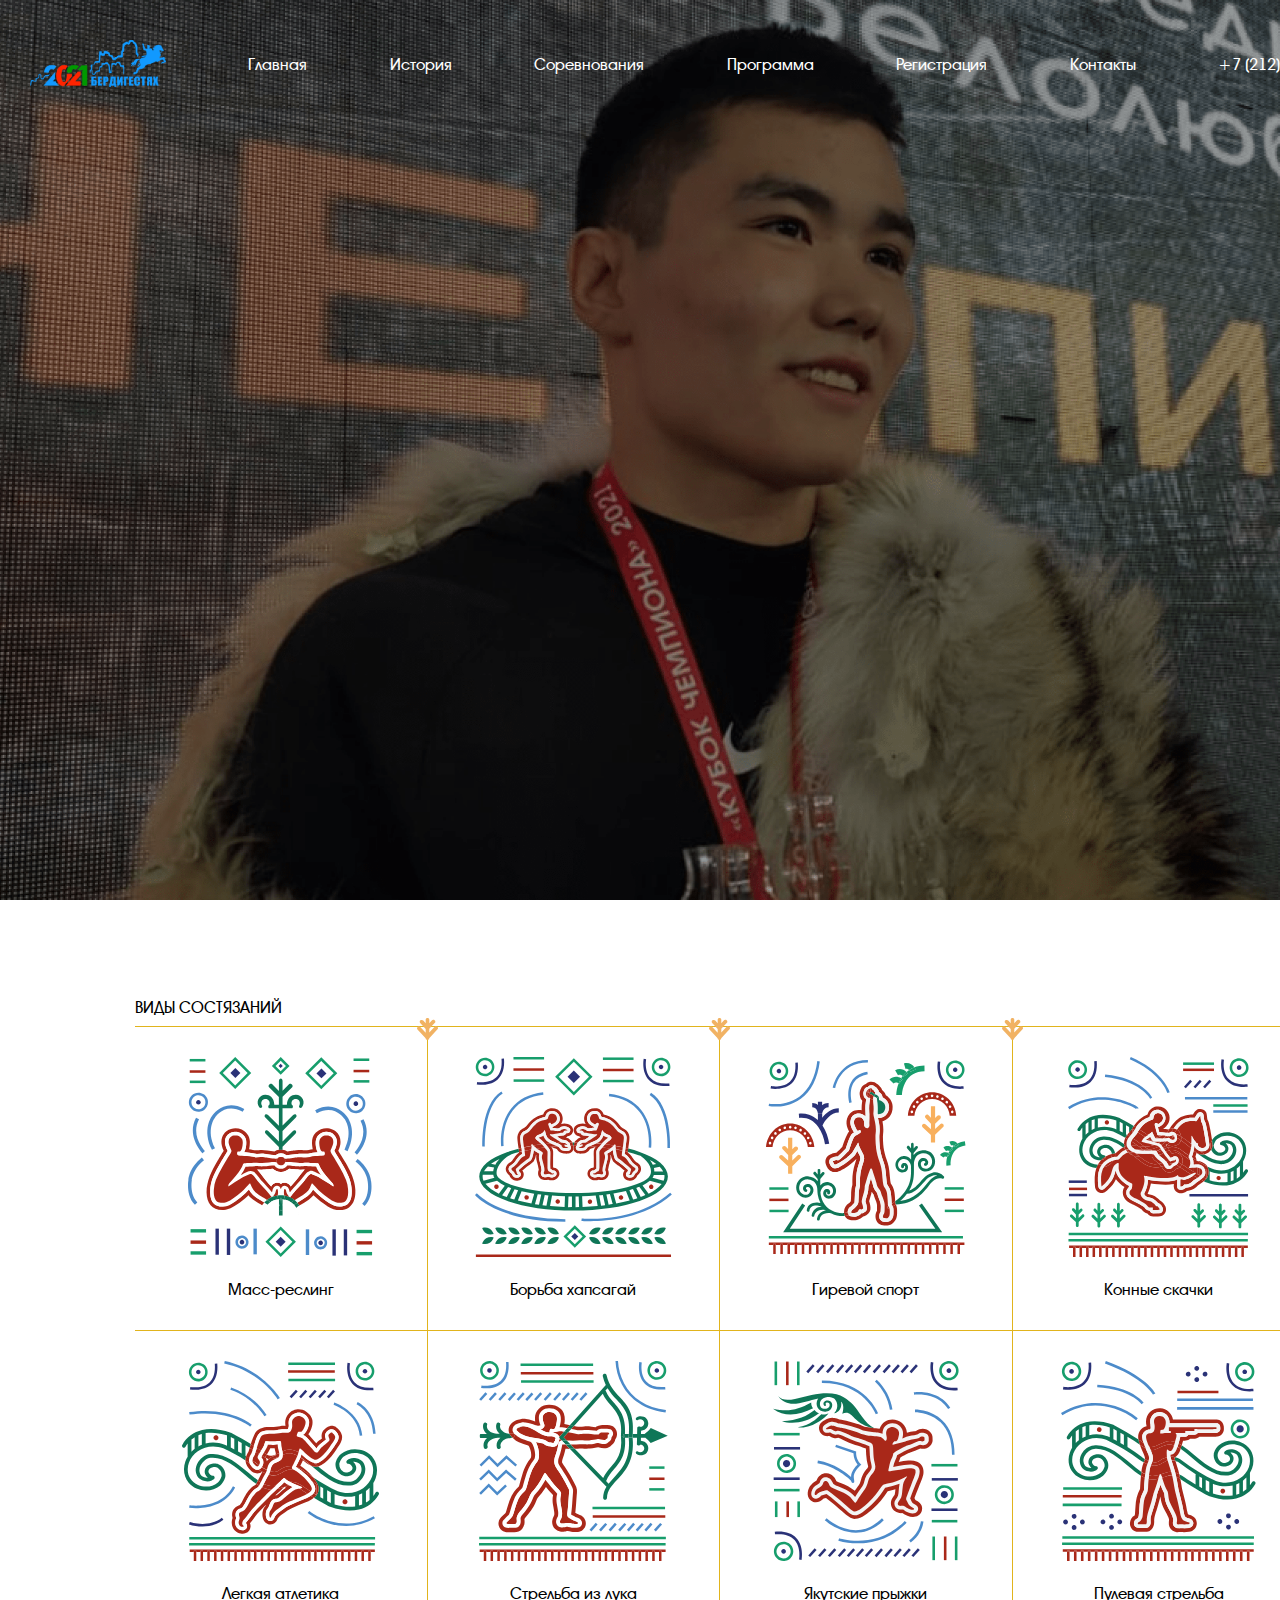
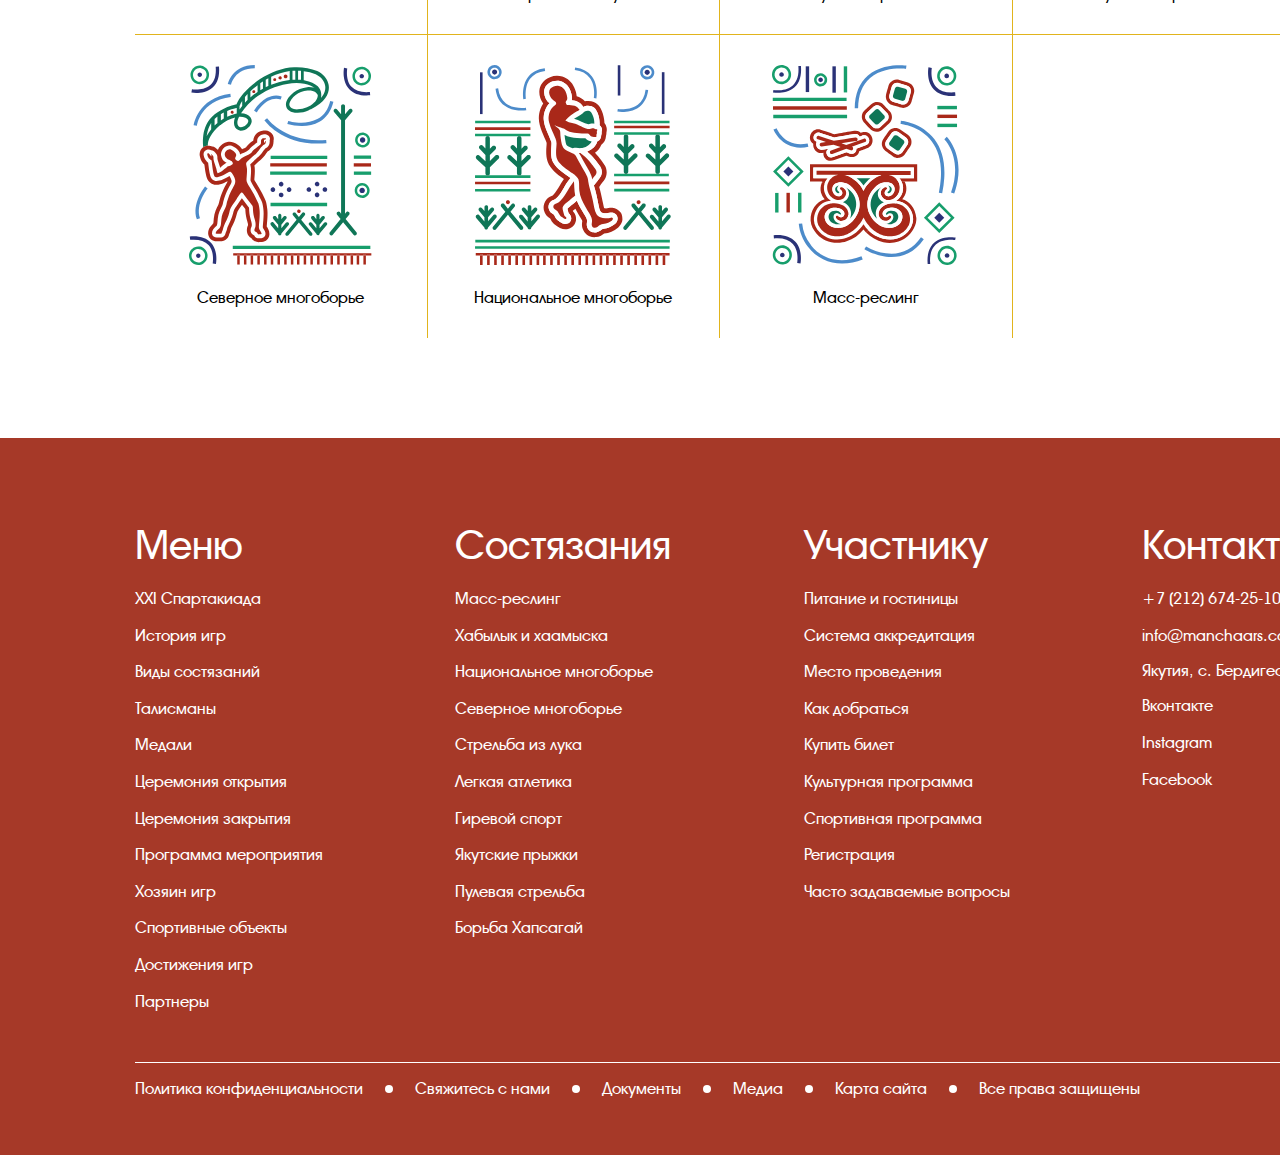
<file: competition.html>
<!DOCTYPE html>
<html lang="ru">

<head>
    <meta charset="UTF-8">
    <meta http-equiv="X-UA-Compatible" content="IE=edge">
    <meta name="viewport" content="width=device-width, initial-scale=1.0">
    <link rel="stylesheet" href="style.css">
    <title>Игра Манчаары</title>
</head>

<body>

    <div class="page-header__mobile-menu-open">
        <span></span>
        <span></span>
        <span></span>
    </div>

    <nav class="page-header__nav none page-header__nav--hidden page-header__nav--index">
        <a href="index.html" class="page-header__logo-image-link" aria-label="Главная страница">
            <img src="images/page-header-logo.png" alt="Логотип компании">
        </a>
        <ul class="page-header__nav-list">
            <li class="page-header__nav-list-item"><a href="index.html" class="page-header__nav-link">Главная</a></li>
            <li class="page-header__nav-list-item"><a href="games.html" class="page-header__nav-link">История</a></li>
            <li class="page-header__nav-list-item"><a href="#" class="page-header__nav-link">Соревнования</a>
            </li>
            <li class="page-header__nav-list-item"><a href="participant.html" class="page-header__nav-link">Программа</a></li>
            <li class="page-header__nav-list-item"><a href="#" class="page-header__nav-link">Регистрация</a>
            </li>
            <li class="page-header__nav-list-item"><a href="contacts.html" class="page-header__nav-link">Контакты</a></li>
            <li class="page-header__nav-list-item"><a href="#" class="page-header__nav-link">+7 (212) 674-25-10</a></li>
        </ul>
    </nav>

    <header class="page-header page-header--competition">
        <div class="page-header__wrapper">
            
        </div>
    </header>

    <section class="competition">
        <div class="competition__wrapper">
         <h2 class="section__heading">Виды состязаний</h2>

         <div class="competition__content">

            <div class="competition__box"> 
                <div class="competition__item">
                    <a href="competition-detail.html" class="competition__link">
                        <img src="images/competition1.svg" alt="">
                        <h3>Масс-реслинг</h3>
                    </a>
                </div>

                <div class="competition__item">
                    <a href="#" class="competition__link">
                        <img src="images/competition2.svg" alt="">
                        <h3>Борьба хапсагай</h3>
                    </a>

                </div>

                <div class="competition__item">
                    <a href="#" class="competition__link">
                        <img src="images/competition3.svg" alt="">
                        <h3>Гиревой спорт</h3>
                    </a>
                </div>

                <div class="competition__item">
                    <a href="#" class="competition__link">
                        <img src="images/competition4.svg" alt="">
                        <h3>Конные скачки</h3>
                    </a>
                </div>

            </div>

            <div class="competition__box"> 

                <div class="competition__item">
                    <a href="#" class="competition__link">
                        <img src="images/competition5.svg" alt="">
                        <h3>Легкая атлетика</h3>
                    </a>
                </div>

                <div class="competition__item">
                    <a href="#" class="competition__link">
                        <img src="images/competition6.svg" alt="">
                        <h3>Стрельба из лука</h3>
                    </a>
                </div>

                <div class="competition__item">
                    <a href="#" class="competition__link">
                        <img src="images/competition7.svg" alt="">
                        <h3>Якутские прыжки</h3>
                    </a>
                </div>

                <div class="competition__item">
                    <a href="#" class="competition__link">
                        <img src="images/competition8.svg" alt="">
                        <h3>Пулевая стрельба</h3>
                    </a>
                </div>

            </div>

            <div class="competition__box"> 

                <div class="competition__item">
                    <a href="#" class="competition__link">
                        <img src="images/competition9.svg" alt="">
                        <h3>Северное многоборье</h3>
                    </a>
                </div>

                <div class="competition__item">
                    <a href="#" class="competition__link">
                        <img src="images/competition10.svg" alt="">
                        <h3>Национальное многоборье</h3>
                    </a>
                </div>

                <div class="competition__item">
                    <a href="#" class="competition__link">
                        <img src="images/competition11.svg" alt="">
                        <h3>Масс-реслинг</h3>
                    </a>
                </div>
               

            </div>

        </div>

        </div>
    </section>

    <footer class="page-footer">
        <nav class="page-footer__nav">
            <div class="page-footer__nav-top">
                <ul class="page-footer__nav-list">
                    <li class="page-footer__nav-list-item"><a href="#" class="page-footer__nav-link-heading">Меню</a>
                    </li>
                    <li class="page-footer__nav-list-item"><a href="#" class="page-footer__nav-link">XXI Спартакиада</a>
                    </li>
                    <li class="page-footer__nav-list-item"><a href="#" class="page-footer__nav-link">История игр</a>
                    </li>
                    <li class="page-footer__nav-list-item"><a href="#" class="page-footer__nav-link">Виды состязаний</a>
                    </li>
                    <li class="page-footer__nav-list-item"><a href="#" class="page-footer__nav-link">Талисманы</a></li>
                    <li class="page-footer__nav-list-item"><a href="#" class="page-footer__nav-link">Медали</a></li>
                    <li class="page-footer__nav-list-item"><a href="#" class="page-footer__nav-link">Церемония
                            открытия</a></li>
                    <li class="page-footer__nav-list-item"><a href="#" class="page-footer__nav-link">Церемония
                            закрытия</a></li>
                    <li class="page-footer__nav-list-item"><a href="#" class="page-footer__nav-link">Программа
                            мероприятия</a></li>
                    <li class="page-footer__nav-list-item"><a href="#" class="page-footer__nav-link">Хозяин игр</a></li>
                    <li class="page-footer__nav-list-item"><a href="#" class="page-footer__nav-link">Спортивные
                            объекты</a></li>
                    <li class="page-footer__nav-list-item"><a href="#" class="page-footer__nav-link">Достижения игр</a>
                    </li>
                    <li class="page-footer__nav-list-item"><a href="#" class="page-footer__nav-link">Партнеры</a></li>
                </ul>
                <ul class="page-footer__nav-list">
                    <li class="page-footer__nav-list-item"><a href="#"
                            class="page-footer__nav-link-heading">Состязания</a></li>
                    <li class="page-footer__nav-list-item"><a href="#" class="page-footer__nav-link">Масс-реслинг</a>
                    </li>
                    <li class="page-footer__nav-list-item"><a href="#" class="page-footer__nav-link">Хабылык и
                            хаамыска</a></li>
                    <li class="page-footer__nav-list-item"><a href="#" class="page-footer__nav-link">Национальное
                            многоборье</a></li>
                    <li class="page-footer__nav-list-item"><a href="#" class="page-footer__nav-link">Северное
                            многоборье</a></li>
                    <li class="page-footer__nav-list-item"><a href="#" class="page-footer__nav-link">Стрельба из
                            лука</a></li>
                    <li class="page-footer__nav-list-item"><a href="#" class="page-footer__nav-link">Легкая атлетика</a>
                    </li>
                    <li class="page-footer__nav-list-item"><a href="#" class="page-footer__nav-link">Гиревой спорт</a>
                    </li>
                    <li class="page-footer__nav-list-item"><a href="#" class="page-footer__nav-link">Якутские прыжки</a>
                    </li>
                    <li class="page-footer__nav-list-item"><a href="#" class="page-footer__nav-link">Пулевая
                            стрельба</a></li>
                    <li class="page-footer__nav-list-item"><a href="#" class="page-footer__nav-link">Борьба Хапсагай</a>
                    </li>
                </ul>
                <ul class="page-footer__nav-list">
                    <li class="page-footer__nav-list-item"><a href="#"
                            class="page-footer__nav-link-heading">Участнику</a></li>
                    <li class="page-footer__nav-list-item"><a href="#" class="page-footer__nav-link">Питание и
                            гостиницы</a> </li>
                    <li class="page-footer__nav-list-item"><a href="#" class="page-footer__nav-link">Система
                            аккредитация</a></li>
                    <li class="page-footer__nav-list-item"><a href="#" class="page-footer__nav-link">Место
                            проведения</a></li>
                    <li class="page-footer__nav-list-item"><a href="#" class="page-footer__nav-link">Как добраться</a>
                    </li>
                    <li class="page-footer__nav-list-item"><a href="#" class="page-footer__nav-link">Купить билет</a>
                    </li>
                    <li class="page-footer__nav-list-item"><a href="#" class="page-footer__nav-link">Культурная
                            программа</a></li>
                    <li class="page-footer__nav-list-item"><a href="#" class="page-footer__nav-link">Спортивная
                            программа</a></li>
                    <li class="page-footer__nav-list-item"><a href="#" class="page-footer__nav-link">Регистрация</a>
                    </li>
                    <li class="page-footer__nav-list-item"><a href="#" class="page-footer__nav-link">Часто задаваемые
                            вопросы</a></li>
                </ul>
                <ul class="page-footer__nav-list">
                    <li class="page-footer__nav-list-item"><a href="#"
                            class="page-footer__nav-link-heading">Контакты</a></li>
                    <li class="page-footer__nav-list-item"><a href="#" class="page-footer__nav-link">+7 (212)
                            674-25-10</a></li>
                    <li class="page-footer__nav-list-item"><a href="#"
                            class="page-footer__nav-link">info@manchaars.com</a></li>
                    <li class="page-footer__nav-list-item">
                        <p class="page-footer__nav-desc">Якутия, с. Бердигестях</p>
                    </li>
                    <li class="page-footer__nav-list-item"><a href="#" class="page-footer__nav-link">Вконтакте</a></li>
                    <li class="page-footer__nav-list-item"><a href="#" class="page-footer__nav-link">Instagram</a></li>
                    <li class="page-footer__nav-list-item"><a href="#" class="page-footer__nav-link">Facebook</a></li>
                </ul>
            </div>
            <div class="page-footer__nav-bottom">
                <ul class="page-footer__nav-list">
                    <li class="page-footer__nav-list-item"><a href="#" class="page-footer__nav-link">Политика
                            конфиденциальности</a></li>
                    <li class="page-footer__nav-list-item"><a href="#" class="page-footer__nav-link">Свяжитесь с
                            нами</a></li>
                    <li class="page-footer__nav-list-item"><a href="#" class="page-footer__nav-link">Документы</a></li>
                    <li class="page-footer__nav-list-item"><a href="#" class="page-footer__nav-link">Медиа</a></li>
                    <li class="page-footer__nav-list-item"><a href="#" class="page-footer__nav-link">Карта сайта</a>
                    </li>
                    <li class="page-footer__nav-list-item"><a href="#" class="page-footer__nav-link">Все права
                            защищены</a></li>
                </ul>
            </div>
        </nav>
    </footer>

    <script src="js/main.js"></script>
</body>

</html>
</file>
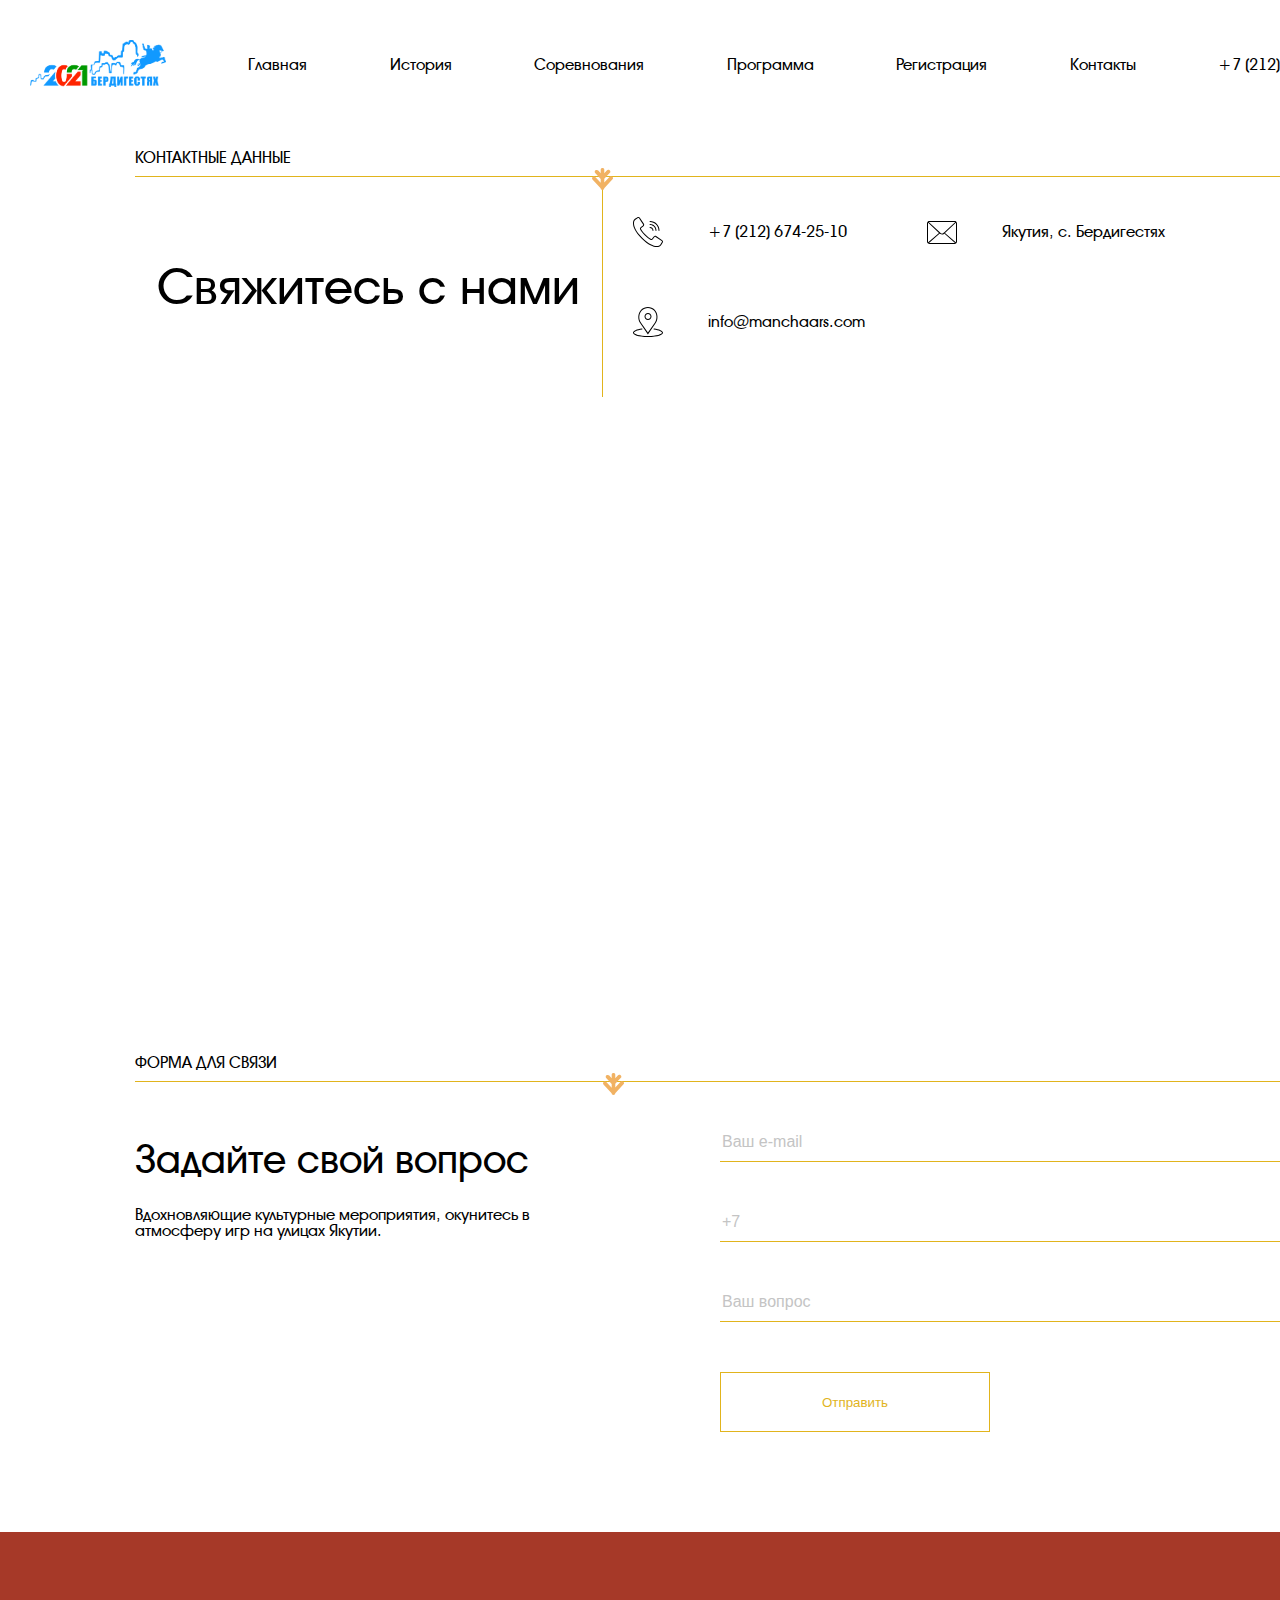
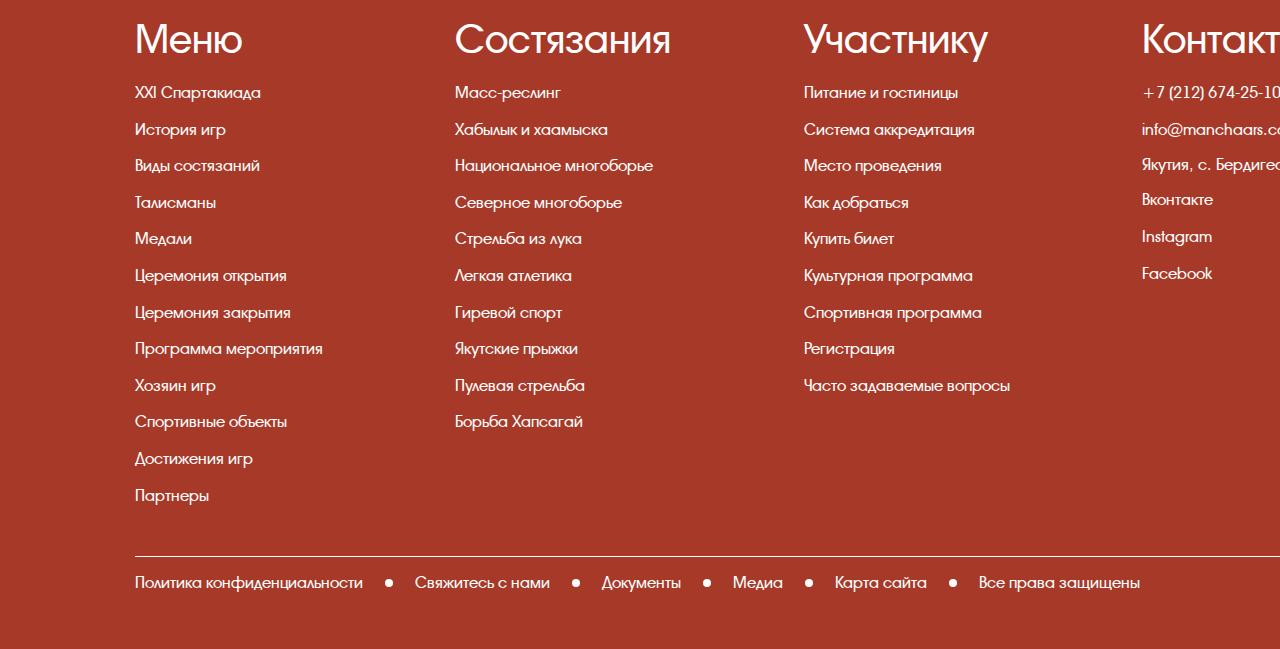
<file: contacts.html>
<!DOCTYPE html>
<html lang="ru">

<head>
    <meta charset="UTF-8">
    <meta http-equiv="X-UA-Compatible" content="IE=edge">
    <meta name="viewport" content="width=device-width, initial-scale=1.0">
    <link rel="stylesheet" href="style.css">
    <title>Контакты</title>
</head>

<body>

    <div class="page-header__mobile-menu-open page-header__mobile-menu-open--green">
        <span></span>
        <span></span>
        <span></span>
    </div>


    <nav class="page-header__nav none page-header__nav--hidden">
        <a href="index.html" class="page-header__logo-image-link" aria-label="Главная страница">
            <img src="images/page-header-logo.png" alt="Логотип компании">
        </a>

        <ul class="page-header__nav-list">
            <li class="page-header__nav-list-item"><a href="index.html" class="page-header__nav-link">Главная</a></li>
            <li class="page-header__nav-list-item"><a href="games.html" class="page-header__nav-link">История</a></li>
            <li class="page-header__nav-list-item"><a href="#" class="page-header__nav-link">Соревнования</a>
            </li>
            <li class="page-header__nav-list-item"><a href="participant.html" class="page-header__nav-link">Программа</a></li>
            <li class="page-header__nav-list-item"><a href="#" class="page-header__nav-link">Регистрация</a>
            </li>
            <li class="page-header__nav-list-item"><a href="contacts.html" class="page-header__nav-link">Контакты</a></li>
            <li class="page-header__nav-list-item"><a href="#" class="page-header__nav-link">+7 (212) 674-25-10</a></li>
        </ul>
    </nav>

   
    <section class="contacts-page">
        <div class="contacts-page__wrapper">
            <h2 class="section__heading">Контактные данные</h2>

            <div class="contacts-page__box">
                <div class="contacts-page__left-desc">
                    <h3 class="contacts-page__desc-heading">Cвяжитесь с нами</h3>
                </div>

                <div class="contacts-page__right-desc">
                    <div class="contacts-page__item">
                        <img width="30" height="30" src="images/icon-tel.svg" alt="">
                        <a href="tel:+72126742510">+7 (212) 674-25-10</a>
                    </div>

                    <div class="contacts-page__item">
                        <img width="30" height="30" src="images/icon-email.svg" alt="">
                         <p>Якутия, с. Бердигестях</p>
                    </div>

                    <div class="contacts-page__item">
                        <img width="30" height="23" src="images/icon-map.svg" alt="">
                        <a href="mailto:info@manchaars.com">info@manchaars.com</a>
                    </div>
                </div>
             </div>

             <div class="contacts-page__map-box">
                <iframe src="https://yandex.ru/map-widget/v1/?um=constructor%3A0ddee0ee4ac0e2cbf346f98afb92ae4f9a2d319f171993dad65ab3f5d56bd14e&amp;source=constructor" width="100%" height="400" frameborder="0"></iframe>
             </div>
        </div>
    </section>

    <section class="contacts-page-form">
        <div class="contacts-page-form__wrapper">
            <h3 class="section__heading">Форма для связи</h3>

            <div class="contacts-page-form__box">
                <div class="contacts-page-form__left-desc">
                    <h3>Задайте свой вопрос</h3>
                    <p>Вдохновляющие культурные мероприятия, окунитесь в атмосферу игр на улицах Якутии.</p>
                </div>

                <div class="contacts-page-form__right-form">
                    <form action="" method="post">
                        <input class="contacts-page-form__input" type="email" name="email" id="email" placeholder="Ваш e-mail">
                        <input class="contacts-page-form__input" type="tel" name="tel" id="tel" placeholder="+7">
                        <input class="contacts-page-form__input" type="text" name="text" id="text" placeholder="Ваш вопрос">
                        <button class="contacts-page-form__btn-submit" type="submit">Отправить</button>
                    </form>
                </div>
            </div>
    </section>

    <footer class="page-footer">
        <nav class="page-footer__nav">
            <div class="page-footer__nav-top">
                <ul class="page-footer__nav-list">
                    <li class="page-footer__nav-list-item"><a href="#" class="page-footer__nav-link-heading">Меню</a>
                    </li>
                    <li class="page-footer__nav-list-item"><a href="#" class="page-footer__nav-link">XXI Спартакиада</a>
                    </li>
                    <li class="page-footer__nav-list-item"><a href="#" class="page-footer__nav-link">История игр</a>
                    </li>
                    <li class="page-footer__nav-list-item"><a href="#" class="page-footer__nav-link">Виды состязаний</a>
                    </li>
                    <li class="page-footer__nav-list-item"><a href="#" class="page-footer__nav-link">Талисманы</a></li>
                    <li class="page-footer__nav-list-item"><a href="#" class="page-footer__nav-link">Медали</a></li>
                    <li class="page-footer__nav-list-item"><a href="#" class="page-footer__nav-link">Церемония
                            открытия</a></li>
                    <li class="page-footer__nav-list-item"><a href="#" class="page-footer__nav-link">Церемония
                            закрытия</a></li>
                    <li class="page-footer__nav-list-item"><a href="#" class="page-footer__nav-link">Программа
                            мероприятия</a></li>
                    <li class="page-footer__nav-list-item"><a href="#" class="page-footer__nav-link">Хозяин игр</a></li>
                    <li class="page-footer__nav-list-item"><a href="#" class="page-footer__nav-link">Спортивные
                            объекты</a></li>
                    <li class="page-footer__nav-list-item"><a href="#" class="page-footer__nav-link">Достижения игр</a>
                    </li>
                    <li class="page-footer__nav-list-item"><a href="#" class="page-footer__nav-link">Партнеры</a></li>
                </ul>
                <ul class="page-footer__nav-list">
                    <li class="page-footer__nav-list-item"><a href="#"
                            class="page-footer__nav-link-heading">Состязания</a></li>
                    <li class="page-footer__nav-list-item"><a href="#" class="page-footer__nav-link">Масс-реслинг</a>
                    </li>
                    <li class="page-footer__nav-list-item"><a href="#" class="page-footer__nav-link">Хабылык и
                            хаамыска</a></li>
                    <li class="page-footer__nav-list-item"><a href="#" class="page-footer__nav-link">Национальное
                            многоборье</a></li>
                    <li class="page-footer__nav-list-item"><a href="#" class="page-footer__nav-link">Северное
                            многоборье</a></li>
                    <li class="page-footer__nav-list-item"><a href="#" class="page-footer__nav-link">Стрельба из
                            лука</a></li>
                    <li class="page-footer__nav-list-item"><a href="#" class="page-footer__nav-link">Легкая атлетика</a>
                    </li>
                    <li class="page-footer__nav-list-item"><a href="#" class="page-footer__nav-link">Гиревой спорт</a>
                    </li>
                    <li class="page-footer__nav-list-item"><a href="#" class="page-footer__nav-link">Якутские прыжки</a>
                    </li>
                    <li class="page-footer__nav-list-item"><a href="#" class="page-footer__nav-link">Пулевая
                            стрельба</a></li>
                    <li class="page-footer__nav-list-item"><a href="#" class="page-footer__nav-link">Борьба Хапсагай</a>
                    </li>
                </ul>
                <ul class="page-footer__nav-list">
                    <li class="page-footer__nav-list-item"><a href="#"
                            class="page-footer__nav-link-heading">Участнику</a></li>
                    <li class="page-footer__nav-list-item"><a href="#" class="page-footer__nav-link">Питание и
                            гостиницы</a> </li>
                    <li class="page-footer__nav-list-item"><a href="#" class="page-footer__nav-link">Система
                            аккредитация</a></li>
                    <li class="page-footer__nav-list-item"><a href="#" class="page-footer__nav-link">Место
                            проведения</a></li>
                    <li class="page-footer__nav-list-item"><a href="#" class="page-footer__nav-link">Как добраться</a>
                    </li>
                    <li class="page-footer__nav-list-item"><a href="#" class="page-footer__nav-link">Купить билет</a>
                    </li>
                    <li class="page-footer__nav-list-item"><a href="#" class="page-footer__nav-link">Культурная
                            программа</a></li>
                    <li class="page-footer__nav-list-item"><a href="#" class="page-footer__nav-link">Спортивная
                            программа</a></li>
                    <li class="page-footer__nav-list-item"><a href="#" class="page-footer__nav-link">Регистрация</a>
                    </li>
                    <li class="page-footer__nav-list-item"><a href="#" class="page-footer__nav-link">Часто задаваемые
                            вопросы</a></li>
                </ul>
                <ul class="page-footer__nav-list">
                    <li class="page-footer__nav-list-item"><a href="#"
                            class="page-footer__nav-link-heading">Контакты</a></li>
                    <li class="page-footer__nav-list-item"><a href="#" class="page-footer__nav-link">+7 (212)
                            674-25-10</a></li>
                    <li class="page-footer__nav-list-item"><a href="#"
                            class="page-footer__nav-link">info@manchaars.com</a></li>
                    <li class="page-footer__nav-list-item">
                        <p class="page-footer__nav-desc">Якутия, с. Бердигестях</p>
                    </li>
                    <li class="page-footer__nav-list-item"><a href="#" class="page-footer__nav-link">Вконтакте</a></li>
                    <li class="page-footer__nav-list-item"><a href="#" class="page-footer__nav-link">Instagram</a></li>
                    <li class="page-footer__nav-list-item"><a href="#" class="page-footer__nav-link">Facebook</a></li>
                </ul>
            </div>
            <div class="page-footer__nav-bottom">
                <ul class="page-footer__nav-list">
                    <li class="page-footer__nav-list-item"><a href="#" class="page-footer__nav-link">Политика
                            конфиденциальности</a></li>
                    <li class="page-footer__nav-list-item"><a href="#" class="page-footer__nav-link">Свяжитесь с
                            нами</a></li>
                    <li class="page-footer__nav-list-item"><a href="#" class="page-footer__nav-link">Документы</a></li>
                    <li class="page-footer__nav-list-item"><a href="#" class="page-footer__nav-link">Медиа</a></li>
                    <li class="page-footer__nav-list-item"><a href="#" class="page-footer__nav-link">Карта сайта</a>
                    </li>
                    <li class="page-footer__nav-list-item"><a href="#" class="page-footer__nav-link">Все права
                            защищены</a></li>
                </ul>
            </div>
        </nav>
    </footer>

    <script src="js/main.js"></script>
</body>

</html>
</file>
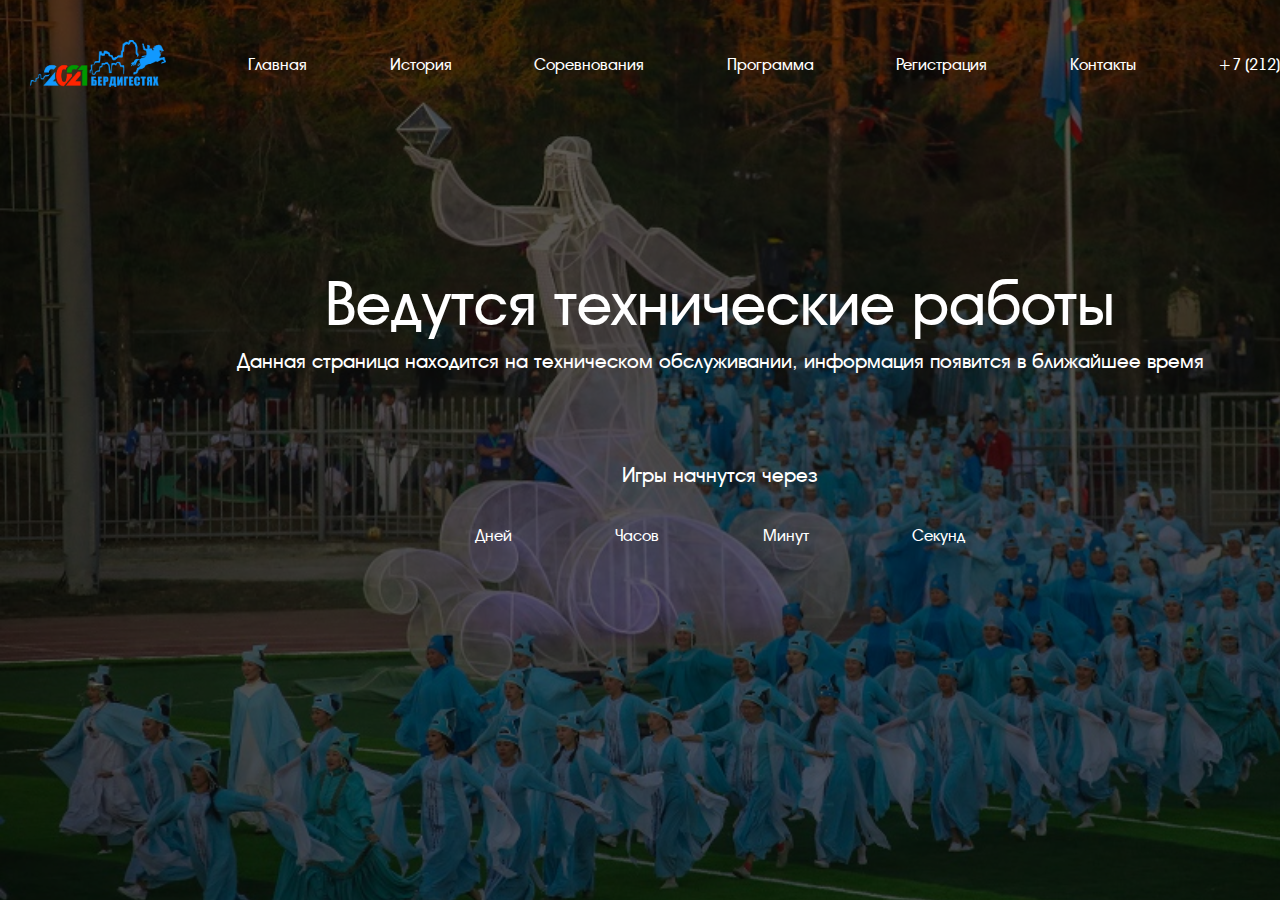
<file: error-page.html>
<!DOCTYPE html>
<html lang="ru">

<head>
    <meta charset="UTF-8">
    <meta http-equiv="X-UA-Compatible" content="IE=edge">
    <meta name="viewport" content="width=device-width, initial-scale=1.0">
    <link rel="stylesheet" href="style.css">
    <title>Игра Манчаары</title>
</head>

<body>

    <div class="page-header__mobile-menu-open">
        <span></span>
        <span></span>
        <span></span>
    </div>

    <nav class="page-header__nav none page-header__nav--hidden page-header__nav--index">
        <a href="index.html" class="page-header__logo-image-link" aria-label="Главная страница">
            <img src="images/page-header-logo.png" alt="Логотип компании">
        </a>
        <ul class="page-header__nav-list">
            <li class="page-header__nav-list-item"><a href="index.html" class="page-header__nav-link">Главная</a></li>
            <li class="page-header__nav-list-item"><a href="games.html" class="page-header__nav-link">История</a></li>
            <li class="page-header__nav-list-item"><a href="#" class="page-header__nav-link">Соревнования</a>
            </li>
            <li class="page-header__nav-list-item"><a href="participant.html" class="page-header__nav-link">Программа</a></li>
            <li class="page-header__nav-list-item"><a href="#" class="page-header__nav-link">Регистрация</a>
            </li>
            <li class="page-header__nav-list-item"><a href="contacts.html" class="page-header__nav-link">Контакты</a></li>
            <li class="page-header__nav-list-item"><a href="#" class="page-header__nav-link">+7 (212) 674-25-10</a></li>
        </ul>
    </nav>

    <section class="error">
        <img src="images/error.png" alt="">
        <div class="error__wrapper">
        <h1 class="error__heading">Ведутся технические работы</h1>
        <p class="error__desc">Данная страница находится на техническом обслуживании, информация появится в ближайшее время</p>

        <p class="error__desc-bottom">Игры начнутся через</p>

        <div class="error-timer_box">
            <p class="error-timer__item" id="demo"></p>

            <div class="error-timer__under-desc">
                <div>Дней</div>
                <div>Часов</div>
                <div>Минут</div>
                <div>Секунд</div>
            </div>
        </div>
    </div>
    </section>


    <script>


const menuBtn = document.querySelector(".page-header__mobile-menu-open");
const menu = document.querySelector(".page-header__nav");

function hidden() {
    menu.classList.add('none')
}

menuBtn.addEventListener('click', function() {
    menu.classList.toggle('page-header__nav--hidden');
    menu.classList.toggle('page-header__nav--show');
    menuBtn.classList.toggle('page-header__mobile-menu-open--opened');

    if (!menu.classList.contains('page-header__nav--show')) {
        setTimeout(hidden , 800)
    } else {menu.classList.remove('none')
 }
});

        /* Таймер */

// Set the date we're counting down to
var countDownDate = new Date("July 5, 2021 00:00:00").getTime();

// Update the count down every 1 second
var x = setInterval(function() {

    // Get todays date and time
    var now = new Date().getTime();
    
    // Find the distance between now an the count down date
    var distance = countDownDate - now;
    
    // Time calculations for days, hours, minutes and seconds
    var days = Math.floor(distance / (1000 * 60 * 60 * 24));
    var hours = Math.floor((distance % (1000 * 60 * 60 * 24)) / (1000 * 60 * 60));
    var minutes = Math.floor((distance % (1000 * 60 * 60)) / (1000 * 60));
    var seconds = Math.floor((distance % (1000 * 60)) / 1000);
    
    // Output the result in an element with id="demo"
    document.getElementById("demo").innerHTML = days + " : " + hours + " : "
    + minutes + " : " + seconds;
    
}, 1000);
    </script>
</body>

</html>
</file>
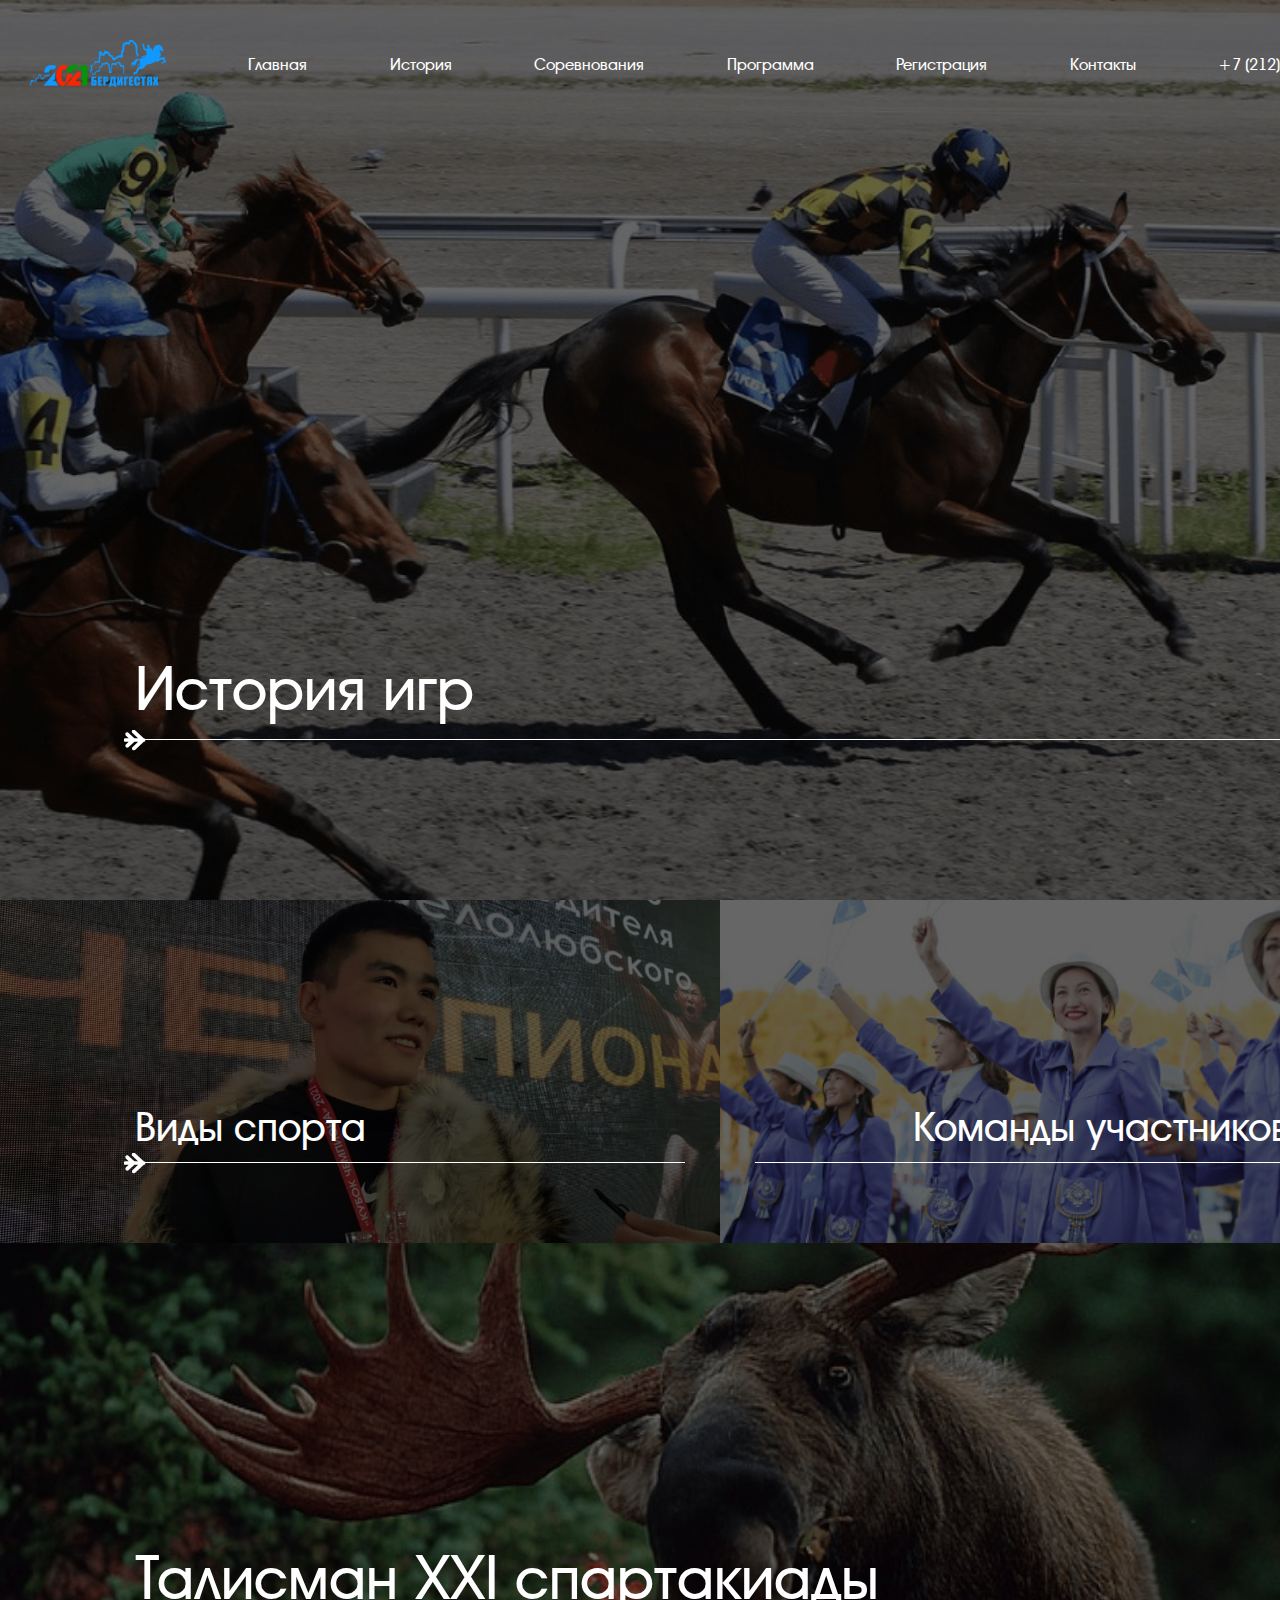
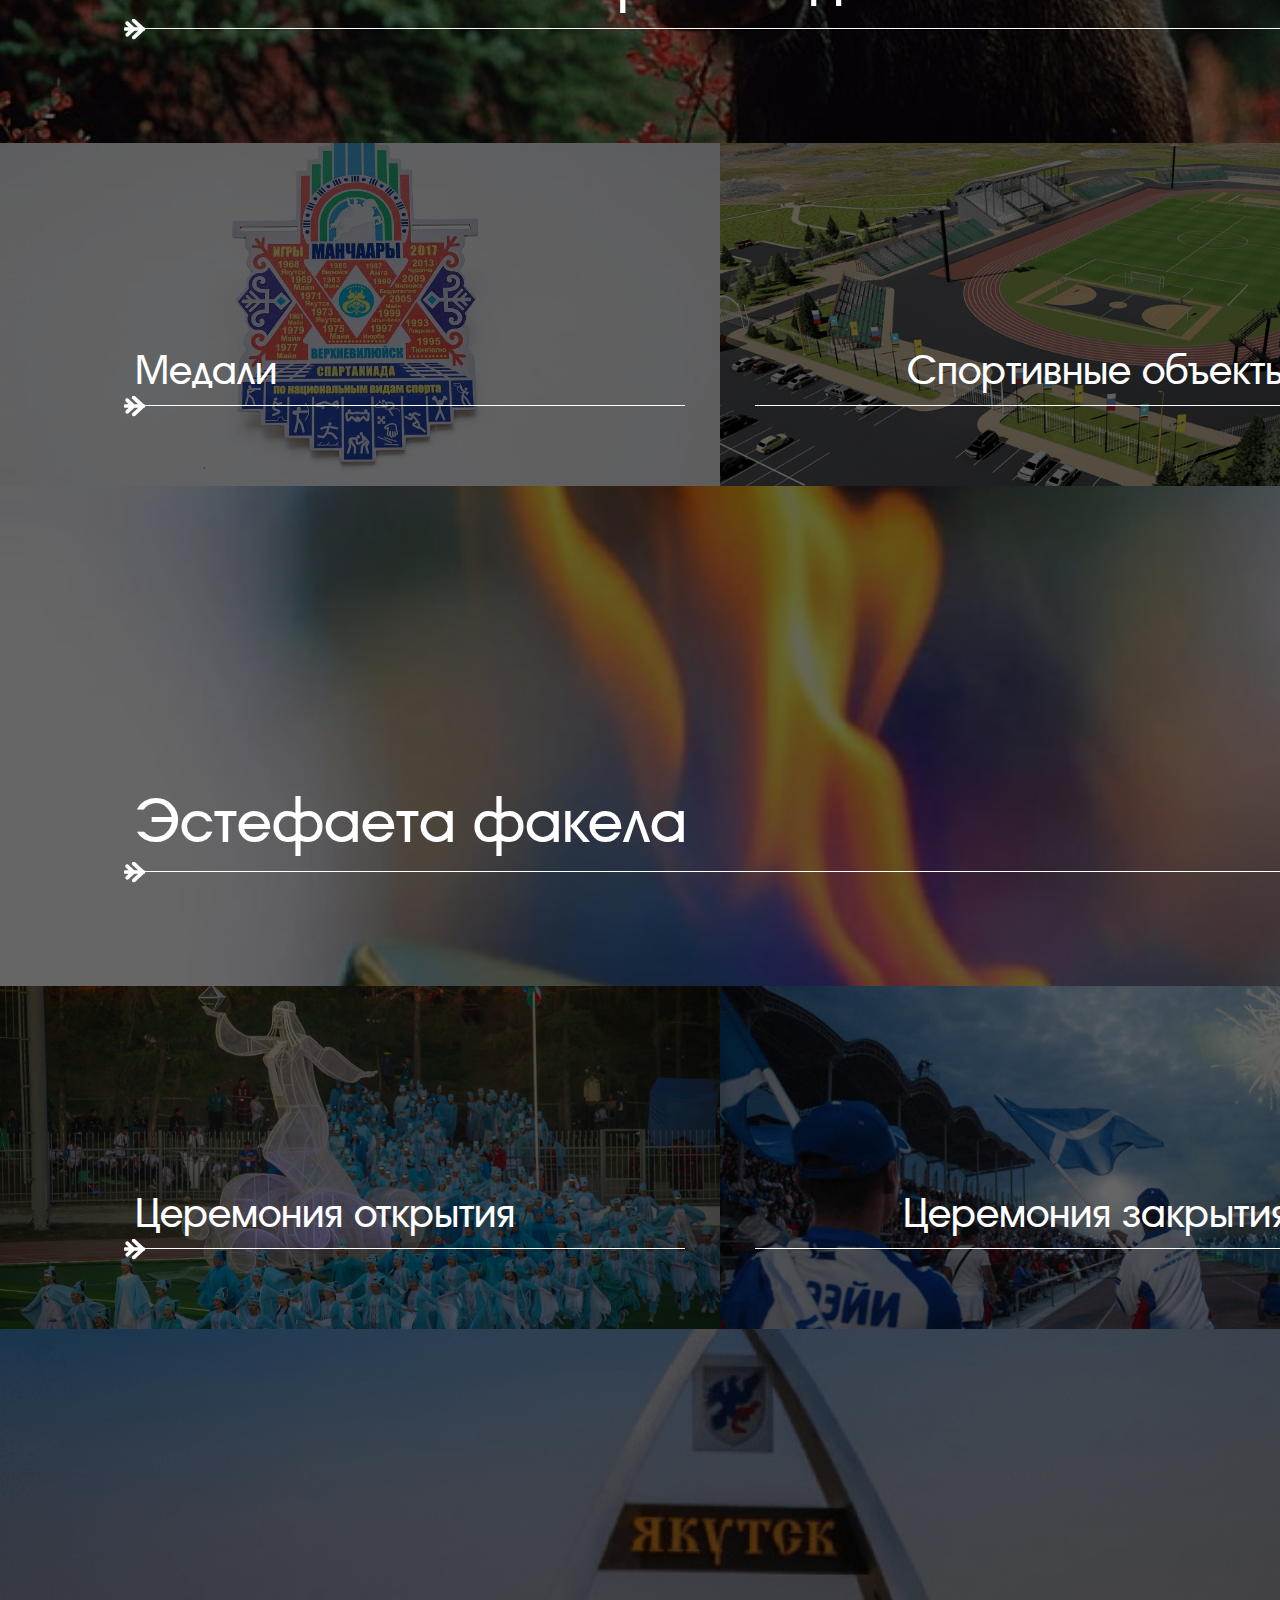
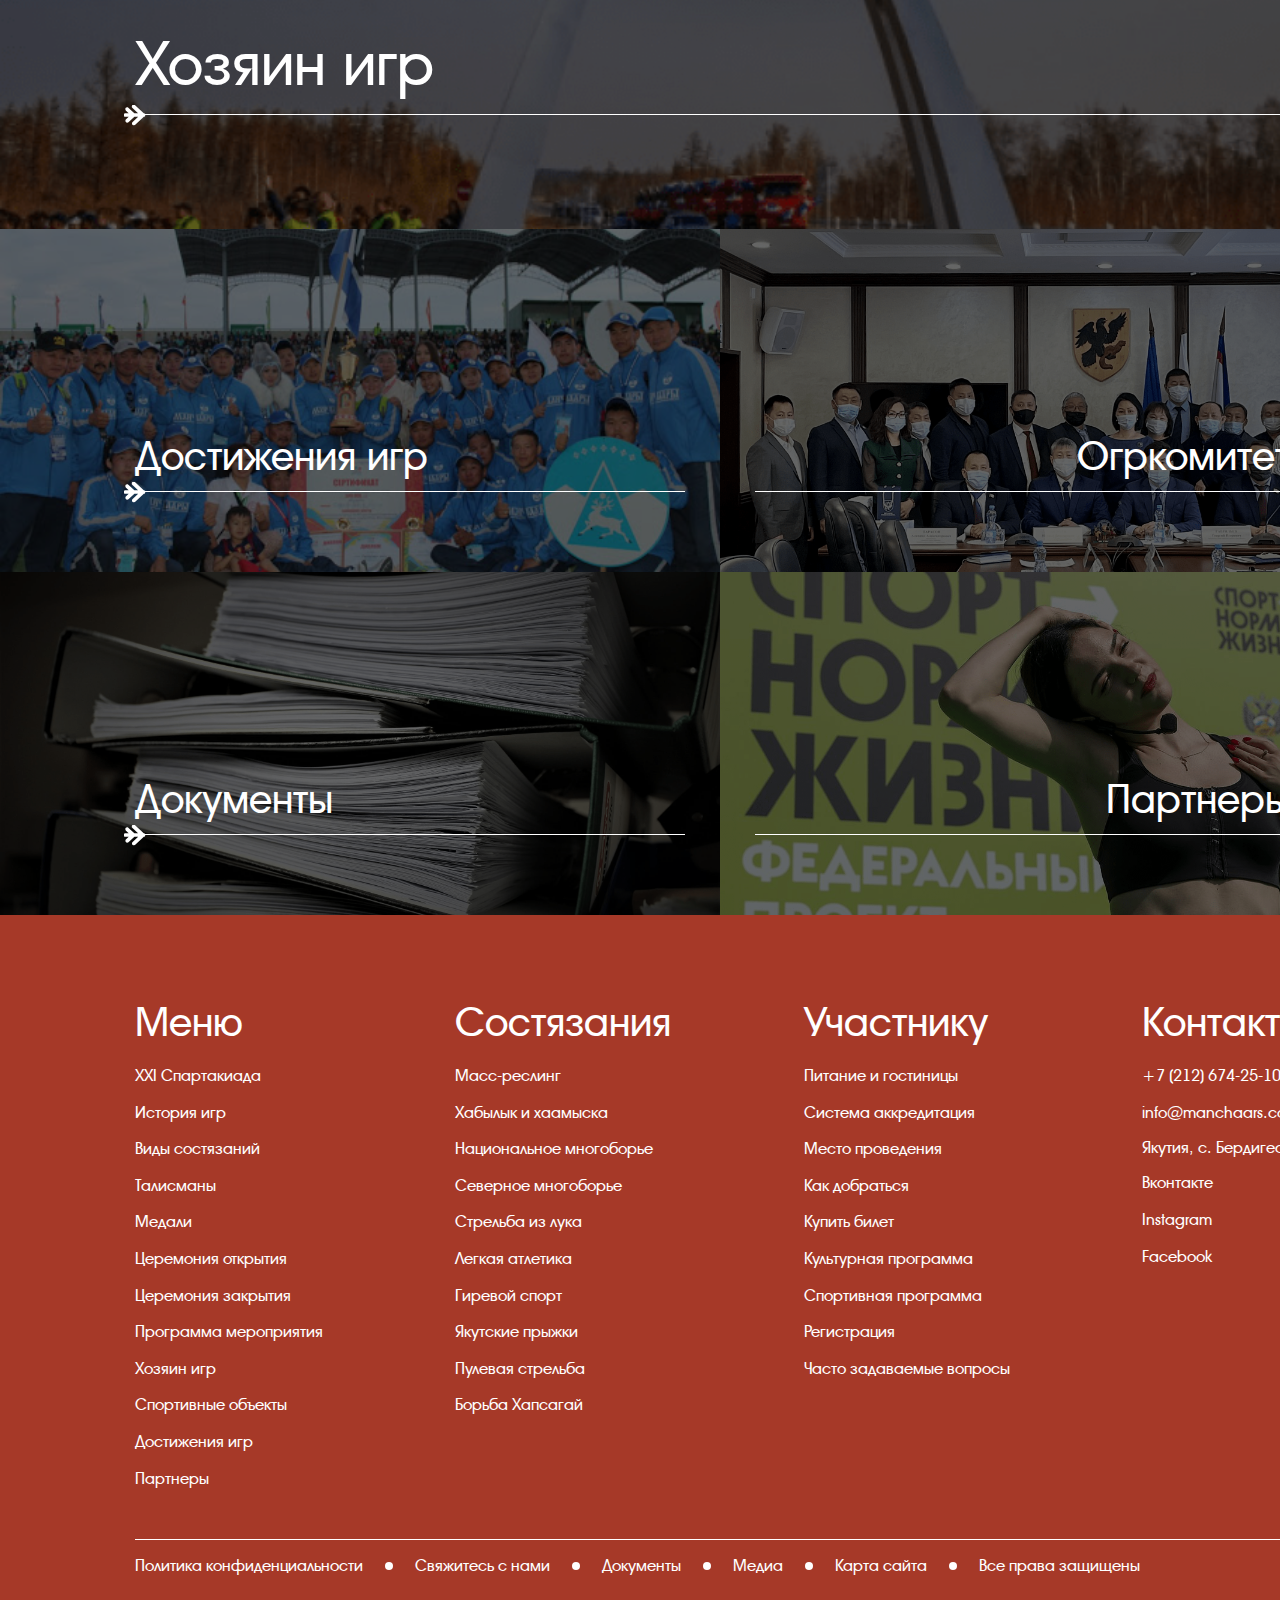
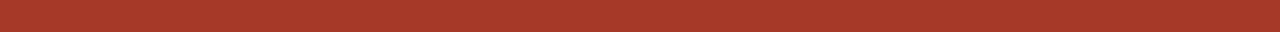
<file: games.html>
<!DOCTYPE html>
<html lang="ru">

<head>
    <meta charset="UTF-8">
    <meta http-equiv="X-UA-Compatible" content="IE=edge">
    <meta name="viewport" content="width=device-width, initial-scale=1.0">
    <link rel="stylesheet" href="style.css">
    <title>Контакты</title>
</head>

<body>

    <div class="page-header__mobile-menu-open">
        <span></span>
        <span></span>
        <span></span>
    </div>


    <nav class="page-header__nav none page-header__nav--hidden page-header__nav--index">
        <a href="index.html" class="page-header__logo-image-link" aria-label="Главная страница">
            <img src="images/page-header-logo.png" alt="Логотип компании">
        </a>

        <ul class="page-header__nav-list">
            <li class="page-header__nav-list-item"><a href="index.html" class="page-header__nav-link">Главная</a></li>
            <li class="page-header__nav-list-item"><a href="#" class="page-header__nav-link">История</a></li>
            <li class="page-header__nav-list-item"><a href="#" class="page-header__nav-link">Соревнования</a>
            </li>
            <li class="page-header__nav-list-item"><a href="participant.html" class="page-header__nav-link">Программа</a></li>
            <li class="page-header__nav-list-item"><a href="#" class="page-header__nav-link">Регистрация</a>
            </li>
            <li class="page-header__nav-list-item"><a href="contacts.html" class="page-header__nav-link">Контакты</a></li>
            <li class="page-header__nav-list-item"><a href="#" class="page-header__nav-link">+7 (212) 674-25-10</a></li>
        </ul>
    </nav>

    <section class="programs-one programs-one--index">
        <div class="programs-one__wrapper">
             <div class="programs-one__box" onclick="javascript:document.location.href='#'">
                <div class="programs-one__heading-box">
                    <h3 class="programs-one__heading">История игр</h3>
                </div>
                <img class="programs-one__image-back" src="images/games.png" alt="">
            </div>
        </div>
    </section>

    <section class="programs">
        <div class="programs__wrapper">
            <div class="programs__box" onclick="javascript:document.location.href='#'">
                <div class="programs__heading-box">
                    <h3 class="programs__heading">Виды спорта</h3>
                </div>

                <img class="programs__image-back" src="images/games1.png" alt="">
            </div>

            <div class="programs__box" onclick="javascript:document.location.href='index.html'">
                <div class="programs__heading-box">
                    <h3 class="programs__heading">Команды участников</h3>
                </div>

                <img class="programs__image-back" src="images/games2.png" alt="">
            </div>
        </div>
    </section>

    <section class="programs-one">
        <div class="programs-one__wrapper">
             <div class="programs-one__box" onclick="javascript:document.location.href='index.html'">
                <div class="programs-one__heading-box">
                    <h3 class="programs-one__heading">Талисман XXI спартакиады</h3>
                </div>
                <img class="programs-one__image-back" src="images/games3.png" alt="">
            </div>
        </div>
    </section>

    <section class="programs">
        <div class="programs__wrapper">
            <div class="programs__box" onclick="javascript:document.location.href='index.html'">
                <div class="programs__heading-box">
                    <h3 class="programs__heading">Медали</h3>
                </div>

                <img class="programs__image-back" src="images/games4.png" alt="">
            </div>

            <div class="programs__box" onclick="javascript:document.location.href='index.html'">
                <div class="programs__heading-box">
                    <h3 class="programs__heading">Спортивные объекты</h3>
                </div>

                <img class="programs__image-back" src="images/games5.png" alt="">
            </div>
        </div>
    </section>

    <section class="programs-one">
        <div class="programs-one__wrapper">
             <div class="programs-one__box" onclick="javascript:document.location.href='index.html'">
                <div class="programs-one__heading-box">
                    <h3 class="programs-one__heading">Эстефаета факела</h3>
                </div>
                <img class="programs-one__image-back" src="images/games6.png" alt="">
            </div>
        </div>
    </section>

    <section class="programs">
        <div class="programs__wrapper">
            <div class="programs__box" onclick="javascript:document.location.href='index.html'">
                <div class="programs__heading-box">
                    <h3 class="programs__heading">Церемония открытия</h3>
                </div>

                <img class="programs__image-back" src="images/games7.png" alt="">
            </div>

            <div class="programs__box" onclick="javascript:document.location.href='index.html'">
                <div class="programs__heading-box">
                    <h3 class="programs__heading">Церемония закрытия</h3>
                </div>

                <img class="programs__image-back" src="images/games8.png" alt="">
            </div>
        </div>
    </section>

    <section class="programs-one">
        <div class="programs-one__wrapper">
             <div class="programs-one__box" onclick="javascript:document.location.href='index.html'">
                <div class="programs-one__heading-box">
                    <h3 class="programs-one__heading">Хозяин игр</h3>
                </div>
                <img class="programs-one__image-back" src="images/games9.png" alt="">
            </div>
        </div>
    </section>

    <section class="programs">
        <div class="programs__wrapper">
            <div class="programs__box" onclick="javascript:document.location.href='index.html'">
                <div class="programs__heading-box">
                    <h3 class="programs__heading">Достижения игр</h3>
                </div>

                <img class="programs__image-back" src="images/games10.png" alt="">
            </div>

            <div class="programs__box" onclick="javascript:document.location.href='index.html'">
                <div class="programs__heading-box">
                    <h3 class="programs__heading">Огркомитет</h3>
                </div>

                <img class="programs__image-back" src="images/games11.png" alt="">
            </div>
        </div>
    </section>

    <section class="programs">
        <div class="programs__wrapper">
            <div class="programs__box" onclick="javascript:document.location.href='index.html'">
                <div class="programs__heading-box">
                    <h3 class="programs__heading">Документы</h3>
                </div>

                <img class="programs__image-back" src="images/games12.png" alt="">
            </div>

            <div class="programs__box" onclick="javascript:document.location.href='index.html'">
                <div class="programs__heading-box">
                    <h3 class="programs__heading">Партнеры</h3>
                </div>

                <img class="programs__image-back" src="images/games13.png" alt="">
            </div>
        </div>
    </section>

    <footer class="page-footer">
        <nav class="page-footer__nav">
            <div class="page-footer__nav-top">
                <ul class="page-footer__nav-list">
                    <li class="page-footer__nav-list-item"><a href="#" class="page-footer__nav-link-heading">Меню</a>
                    </li>
                    <li class="page-footer__nav-list-item"><a href="#" class="page-footer__nav-link">XXI Спартакиада</a>
                    </li>
                    <li class="page-footer__nav-list-item"><a href="#" class="page-footer__nav-link">История игр</a>
                    </li>
                    <li class="page-footer__nav-list-item"><a href="#" class="page-footer__nav-link">Виды состязаний</a>
                    </li>
                    <li class="page-footer__nav-list-item"><a href="#" class="page-footer__nav-link">Талисманы</a></li>
                    <li class="page-footer__nav-list-item"><a href="#" class="page-footer__nav-link">Медали</a></li>
                    <li class="page-footer__nav-list-item"><a href="#" class="page-footer__nav-link">Церемония
                            открытия</a></li>
                    <li class="page-footer__nav-list-item"><a href="#" class="page-footer__nav-link">Церемония
                            закрытия</a></li>
                    <li class="page-footer__nav-list-item"><a href="#" class="page-footer__nav-link">Программа
                            мероприятия</a></li>
                    <li class="page-footer__nav-list-item"><a href="#" class="page-footer__nav-link">Хозяин игр</a></li>
                    <li class="page-footer__nav-list-item"><a href="#" class="page-footer__nav-link">Спортивные
                            объекты</a></li>
                    <li class="page-footer__nav-list-item"><a href="#" class="page-footer__nav-link">Достижения игр</a>
                    </li>
                    <li class="page-footer__nav-list-item"><a href="#" class="page-footer__nav-link">Партнеры</a></li>
                </ul>
                <ul class="page-footer__nav-list">
                    <li class="page-footer__nav-list-item"><a href="#"
                            class="page-footer__nav-link-heading">Состязания</a></li>
                    <li class="page-footer__nav-list-item"><a href="#" class="page-footer__nav-link">Масс-реслинг</a>
                    </li>
                    <li class="page-footer__nav-list-item"><a href="#" class="page-footer__nav-link">Хабылык и
                            хаамыска</a></li>
                    <li class="page-footer__nav-list-item"><a href="#" class="page-footer__nav-link">Национальное
                            многоборье</a></li>
                    <li class="page-footer__nav-list-item"><a href="#" class="page-footer__nav-link">Северное
                            многоборье</a></li>
                    <li class="page-footer__nav-list-item"><a href="#" class="page-footer__nav-link">Стрельба из
                            лука</a></li>
                    <li class="page-footer__nav-list-item"><a href="#" class="page-footer__nav-link">Легкая атлетика</a>
                    </li>
                    <li class="page-footer__nav-list-item"><a href="#" class="page-footer__nav-link">Гиревой спорт</a>
                    </li>
                    <li class="page-footer__nav-list-item"><a href="#" class="page-footer__nav-link">Якутские прыжки</a>
                    </li>
                    <li class="page-footer__nav-list-item"><a href="#" class="page-footer__nav-link">Пулевая
                            стрельба</a></li>
                    <li class="page-footer__nav-list-item"><a href="#" class="page-footer__nav-link">Борьба Хапсагай</a>
                    </li>
                </ul>
                <ul class="page-footer__nav-list">
                    <li class="page-footer__nav-list-item"><a href="#"
                            class="page-footer__nav-link-heading">Участнику</a></li>
                    <li class="page-footer__nav-list-item"><a href="#" class="page-footer__nav-link">Питание и
                            гостиницы</a> </li>
                    <li class="page-footer__nav-list-item"><a href="#" class="page-footer__nav-link">Система
                            аккредитация</a></li>
                    <li class="page-footer__nav-list-item"><a href="#" class="page-footer__nav-link">Место
                            проведения</a></li>
                    <li class="page-footer__nav-list-item"><a href="#" class="page-footer__nav-link">Как добраться</a>
                    </li>
                    <li class="page-footer__nav-list-item"><a href="#" class="page-footer__nav-link">Купить билет</a>
                    </li>
                    <li class="page-footer__nav-list-item"><a href="#" class="page-footer__nav-link">Культурная
                            программа</a></li>
                    <li class="page-footer__nav-list-item"><a href="#" class="page-footer__nav-link">Спортивная
                            программа</a></li>
                    <li class="page-footer__nav-list-item"><a href="#" class="page-footer__nav-link">Регистрация</a>
                    </li>
                    <li class="page-footer__nav-list-item"><a href="#" class="page-footer__nav-link">Часто задаваемые
                            вопросы</a></li>
                </ul>
                <ul class="page-footer__nav-list">
                    <li class="page-footer__nav-list-item"><a href="#"
                            class="page-footer__nav-link-heading">Контакты</a></li>
                    <li class="page-footer__nav-list-item"><a href="#" class="page-footer__nav-link">+7 (212)
                            674-25-10</a></li>
                    <li class="page-footer__nav-list-item"><a href="#"
                            class="page-footer__nav-link">info@manchaars.com</a></li>
                    <li class="page-footer__nav-list-item">
                        <p class="page-footer__nav-desc">Якутия, с. Бердигестях</p>
                    </li>
                    <li class="page-footer__nav-list-item"><a href="#" class="page-footer__nav-link">Вконтакте</a></li>
                    <li class="page-footer__nav-list-item"><a href="#" class="page-footer__nav-link">Instagram</a></li>
                    <li class="page-footer__nav-list-item"><a href="#" class="page-footer__nav-link">Facebook</a></li>
                </ul>
            </div>
            <div class="page-footer__nav-bottom">
                <ul class="page-footer__nav-list">
                    <li class="page-footer__nav-list-item"><a href="#" class="page-footer__nav-link">Политика
                            конфиденциальности</a></li>
                    <li class="page-footer__nav-list-item"><a href="#" class="page-footer__nav-link">Свяжитесь с
                            нами</a></li>
                    <li class="page-footer__nav-list-item"><a href="#" class="page-footer__nav-link">Документы</a></li>
                    <li class="page-footer__nav-list-item"><a href="#" class="page-footer__nav-link">Медиа</a></li>
                    <li class="page-footer__nav-list-item"><a href="#" class="page-footer__nav-link">Карта сайта</a>
                    </li>
                    <li class="page-footer__nav-list-item"><a href="#" class="page-footer__nav-link">Все права
                            защищены</a></li>
                </ul>
            </div>
        </nav>
    </footer>

    <script src="js/main.js"></script>
</body>

</html>
</file>
<file: style.css>
@font-face {
  font-family: "a_avantebs";
  src: url("./fonts/a-avantebs.woff") format("woff"),
    url("fonts/a-avantebs.woff2") format("woff2");
  font-weight: 400;
  font-style: normal;
}

@font-face {
  font-family: "a_avantebs";
  src: url("./fonts/a-avantebs-extrabold.woff") format("woff"),
    url("fonts/a-avantebs-extrabold.woff2") format("woff2");
  font-weight: 700;
  font-style: normal;
}

body {
  font-family: "a_avantebs", arial, sans-serif;
  color: #000;
  font-size: 16px;
  line-height: 1;
  font-weight: 400;
  overflow-x: hidden;
  padding: 0;
  margin: 0;
}

html {
  box-sizing: border-box;
}

*,
*::before,
*::after {
  box-sizing: inherit;
}

img {
  width: 100%;
  height: auto;
  object-fit: cover;
}

a {
  text-decoration: none;
  color: #000;
}

ul {
  padding: 0;
  margin: 0;
  list-style: none;
}

h1,
h2,
h3,
h4,
h5,
h6 {
  margin: 0;
  padding: 0;
}

p {
  margin: 0;
}

/* Hidden h1-h6 heading */
.visually-hidden {
  position: absolute;
  width: 1px;
  height: 1px;
  margin: -1px;
  padding: 0;
  clip: rect(0 0 0 0);
  overflow: hidden;
}

/* Шапка сайта */
.page-header {
  height: 100vh;
  background: center center / cover no-repeat
    url("./images/page-header-main-back.png");
  min-width: 1440px;
  width: 100%;
}

.none {
    display: none;
  }

.page-header__wrapper {
  min-width: 1440px;
  max-width: 1440px;
  margin: 0 auto;
  padding: 0 135px;
}

.page-header__nav--index ul li a {
  color: #fff;
}

.page-header__logo-image-link {
  display: block;
  width: 150px;
  height: 50px;
}

.page-header__nav {
  height: 50px;
  min-width: 1440px;
  max-width: 1440px;
  padding-left: 30px;
  margin: 40px auto -90px auto;
  display: flex;
  flex-direction: row;
  justify-content: space-between;
  align-items: center;
  z-index: 10;
}

.page-header--talismans {
  background: center center / cover no-repeat url("./images/talismans.png");
}

@media (min-width: 500px) {
  .page-header__nav-sticky {
    color: #000;
    max-width: none;
    height: 80px;
    background-color: #fff;
    position: sticky;
    top: 0;
    animation: navDown 0.5s ease forwards;
  }
}

@keyframes navDown {
  0% {
    transform: translateY(-50px);
  }

  100% {
    transform: translateY(0);
  }
}

.page-header__nav-list {
  width: 100%;
  display: flex;
  flex-direction: row;
  justify-content: space-evenly;
}

.page-header__nav-link {
  font-size: 16px;
  line-height: 1.2;
  color: inherit;
}

.page-header__nav-list a:hover {
  color: #f1b263;
}

.page-header__nav-list a:active {
  color: #f1b263;
}

.page-header__index-desc-box {
  padding-top: 200px;
  color: #fff;
}

.page-header__heading {
  font-size: 60px;
  line-height: 1;
  font-weight: 400;
}

.page-header__upper-heading-desc {
  font-size: 24px;
  margin-bottom: 20px;
}

.page-header__heading span {
  font-size: 40px;
  line-height: 1;
  font-weight: 400;
  display: inline-block;
}

.page-header__index-desc-underbox {
  padding-top: 100px;
  display: flex;
  justify-content: space-between;
}

.page-header__index-desc-underbox p {
  line-height: 26px;
  width: 500px;
  padding-left: 100px;
  position: relative;
}

.page-header__index-desc-underbox a {
  position: relative;
  font-size: 20px;
  color: #fff;
}

.page-header__index-desc-underbox a::after {
  position: absolute;
  content: "";
  display: block;
  height: 1px;
  width: 15px;
  background-color: #fff;
  top: 5px;
  right: -30px;
  transform: rotate(45deg);
}

.page-header__index-desc-underbox a::before {
  position: absolute;
  content: "";
  display: block;
  height: 1px;
  width: 15px;
  background-color: #fff;
  top: 15px;
  right: -30px;
  transform: rotate(135deg);
}

.page-header__index-desc-underbox p::before {
  position: absolute;
  content: "";
  height: 1px;
  width: 60px;
  background-color: #fff;
  top: 12px;
  left: 0;
}

.page-header__mobile-menu-open {
  display: none;
}

@media (max-width: 500px) {
  .page-header__nav--index ul li a {
    color: #000;
  }

  .page-header__mobile-menu-open {
    display: flex;
    flex-direction: column;
    justify-content: center;
    align-items: flex-end;
    width: 50px;
    height: 50px;
    position: absolute;
    top: 20px;
    right: 20px;
    z-index: 6;
  }

  .page-header__nav {
    top: 0;
    left: 0;
    position: absolute;
    padding: 50px 20px 80px 20px;
    background-color: #fff;
    height: 100vh;
    min-width: 375px;
    width: 100%;
    margin: 0 auto;
    display: flex;
    flex-direction: column;
    justify-content: flex-start;
    align-items: flex-start;
    z-index: 5;
  }

  .page-header__nav--show {
    animation: menuLeft 0.8s ease forwards;
  }

  .page-header__nav--hidden {
    animation: menuRight 0.8s ease forwards;
  }

  @keyframes menuLeft {
    0% {
      opacity: 0;
      transform: translateX(100vw);
    }

    100% {
      opacity: 1;
      transform: translateX(0);
    }
  }

  @keyframes menuRight {
    0% {
      opacity: 1;
      transform: translateX(0);
    }

    100% {
      opacity: 0;
      transform: translateX(100vw);
    }
  }

  .page-header__mobile-menu-open span {
    display: block;
    background-color: #fff;
    text-align: right;
    margin-bottom: 4px;
    height: 2px;
  }

  .page-header__mobile-menu-open--opened span {
    display: block;
    background-color: #f1b263;
    text-align: right;
    margin-bottom: 4px;
    height: 2px;
  }

  .page-header__mobile-menu-open span:nth-child(1) {
    width: 12px;
  }

  .page-header__mobile-menu-open span:nth-child(2) {
    width: 17px;
  }

  .page-header__mobile-menu-open span:nth-child(3) {
    width: 23px;
  }

  .page-header__mobile-menu-open--green span {
    display: block;
    background-color: #179e6c;
    text-align: right;
    margin-bottom: 4px;
    height: 2px;
  }

  .page-header {
    height: 100vh;
    background: center center / cover no-repeat
      url("./images/page-header-main-back.png");
    min-width: 375px;
    width: 100%;
    padding-top: 50px;
  }

  .page-header__wrapper {
    min-width: 375px;
    margin: 0 auto;
    padding: 0 20px;
  }

  .page-header__logo-image-link {
    display: block;
    width: 150px;
    height: 50px;
  }

  .page-header__nav-list {
    width: 100%;
    height: 100%;
    display: flex;
    flex-direction: column;
    align-items: flex-start;
    justify-content: space-evenly;
  }

  .page-header__nav-link {
    font-size: 16px;
    line-height: 1.2;
    color: #000;
  }

  .page-header__index-desc-box {
    padding-top: 50px;
    padding-left: 0;
  }

  .page-header__heading {
    font-size: 35px;
  }

  .page-header__upper-heading-desc {
    font-size: 16px;
    margin-bottom: 20px;
  }

  .page-header__heading span {
    font-size: 16px;
  }

  .page-header__index-desc-underbox {
    padding-top: 50px;
    display: flex;
    flex-direction: column;
    justify-content: space-between;
    align-items: flex-start;
  }

  .page-header__index-desc-underbox p {
    line-height: 26px;
    width: 100%;
    padding-left: 80px;
    position: relative;
  }

  .page-header__index-desc-underbox a {
    position: relative;
    font-size: 20px;
    color: #fff;
    margin-bottom: 100px;
  }

  .page-header__index-desc-underbox a::after {
    position: absolute;
    content: "";
    display: block;
    height: 1px;
    width: 15px;
    background-color: #fff;
    top: 5px;
    right: -30px;
    transform: rotate(45deg);
  }

  .page-header__index-desc-underbox a::before {
    position: absolute;
    content: "";
    display: block;
    height: 1px;
    width: 15px;
    background-color: #fff;
    top: 15px;
    right: -30px;
    transform: rotate(135deg);
  }

  .page-header__index-desc-underbox p::before {
    position: absolute;
    content: "";
    height: 1px;
    width: 60px;
    background-color: #fff;
    top: 12px;
    left: 0;
  }
}

/* Блок таймер */

.timer {
  width: 100%;
  position: relative;
}

.timer__wrapper {
  min-width: 1440px;
  max-width: 1440px;
  margin: 0 auto;
  padding: 20px 135px;
  display: flex;
  flex-direction: row;
  justify-content: space-between;
  align-items: center;
}

.timer::after {
  content: "";
  width: 100%;
  min-width: 1440px;
  height: 100%;
  background-color: #a65f4c;
  opacity: 0.9;
  top: 0;
  left: 0;
  display: block;
  position: absolute;
  z-index: -2;
}

.timer::before {
  content: "";
  width: 100%;
  min-width: 1440px;
  height: 100%;
  top: 0;
  left: 0;
  background: center center / cover no-repeat url(./images/contacts-back.png);
  display: block;
  position: absolute;
  z-index: -3;
}

.timer_box {
  display: flex;
  flex-direction: column;
}

.timer__wrapper p {
  font-size: 60px;
  line-height: 70px;
  color: #fff;
}

.timer__under-desc {
  display: flex;
  justify-content: space-between;
  padding: 10px 20px 0 20px;
}

.timer__under-desc {
  font-size: 16px;
  line-height: 1;
  color: #fff;
}

@media (max-width: 500px) {
  .timer__wrapper {
    min-width: 375px;
    margin: 0 auto;
    padding: 55px 20px;
    display: flex;
    flex-direction: column;
    justify-content: space-between;
    align-items: flex-start;
  }

  .timer::after {
    content: "";
    width: 100%;
    min-width: 375px;
    height: 100%;
    background-color: #a65f4c;
    opacity: 0.9;
    top: 0;
    left: 0;
    display: block;
    position: absolute;
    z-index: -2;
  }

  .timer::before {
    content: "";
    width: 100%;
    min-width: 375px;
    height: 100%;
    top: 0;
    left: 0;
    background: center center / cover no-repeat url(./images/contacts-back.png);
    display: block;
    position: absolute;
    z-index: -3;
  }

  .timer_box {
    display: flex;
    flex-direction: column;
    margin-top: 30px;
  }

  .timer__wrapper p {
    font-size: 35px;
    line-height: 30px;
  }

  .timer__under-desc {
    padding: 10px 5px 0 5px;
  }
}

/* Блок "Про игры" */

.games-info {
  width: 100%;
}

.games-info__wrapper {
  min-width: 1440px;
  max-width: 1440px;
  margin: 0 auto;
  padding: 100px 135px;
}

.section__heading {
  font-size: 16px;
  line-height: 1;
  text-transform: uppercase;
  margin-bottom: 10px;
  font-weight: 400;
  text-align: left;
}

.games-info__desc-heading {
  font-size: 40px;
  line-height: 55px;
  margin-bottom: 30px;
  font-weight: 400;
}

.games-info__box {
  display: flex;
  flex-direction: row;
  border-top: 1px solid #e1b41d;
}

.games-info__left-desc {
  font-size: 40px;
  line-height: 55px;
  padding: 35px 35px 0 0;
  width: 35%;
  position: relative;
}

.games-info__left-desc::after {
  position: absolute;
  content: "";
  display: block;
  width: 21px;
  height: 22px;
  top: -9px;
  right: -11px;
  background: center center no-repeat url(./images/elca.svg);
}

.games-info__desc {
  font-size: 14px;
  line-height: 22px;
  margin-bottom: 20px;
}

.games-info__desc:last-child {
  margin-bottom: 0;
}

.games-info__right-top-desc {
  display: flex;
  flex-direction: row;
}

.games-info__right-desc {
  width: 65%;
}

.games-info__right-top-desc-box {
  width: 50%;
  display: flex;
  justify-content: space-around;
  align-items: center;
  padding: 60px 30px;
  border-left: 1px solid #e1b41d;
  position: relative;
}

.games-info__right-top-desc-box:first-child:after {
  position: absolute;
  content: "";
  display: block;
  width: 21px;
  height: 22px;
  top: -9px;
  right: -11px;
  background: center center no-repeat url(./images/elca.svg);
}

.games-info__right-top-desc-box:last-child {
  border-right: 1px solid #e1b41d;
}

.games-info__right-top-number {
  text-align: center;
  font-size: 40px;
  line-height: 25px;
  color: #1d1d1b;
}

.games-info__right-top-number-span {
  font-size: 16px;
  display: inline-block;
}

.games-info__image {
  width: 100%;
  height: auto;
}

@media (max-width: 500px) {
  .games-info__wrapper {
    min-width: 375px;
    margin: 0 auto;
    padding: 40px 20px;
  }

  .section__heading {
    font-size: 12px;
    margin-bottom: 5px;
  }

  .games-info__desc-heading {
    font-size: 25px;
    line-height: 30px;
    margin-bottom: 7px;
  }

  .games-info__box {
    padding-top: 20px;
    display: flex;
    flex-direction: column;
    border-top: 1px solid #e1b41d;
  }

  .games-info__left-desc {
    padding: 0;
    width: 100%;
    margin-bottom: 30px;
  }

  .games-info__left-desc::after {
    position: absolute;
    content: "";
    display: block;
    width: 21px;
    height: 22px;
    top: -30px;
    right: -11px;
    background: center center no-repeat url(./images/elca.svg);
  }

  .games-info__right-top-desc {
    display: flex;
    flex-direction: row;
  }

  .games-info__right-desc {
    width: 100%;
  }

  .games-info__right-top-desc-box {
    width: 50%;
    display: flex;
    flex-direction: column;
    justify-content: space-evenly;
    align-items: center;
    padding: 20px 15px 20px 0;
    border-top: 1px solid #e1b41d;
    border-left: none;
  }

  .games-info__right-top-desc-box:last-child {
    border-left: 1px solid #e1b41d;
    border-right: none;
  }

  .games-info__right-top-number {
    font-size: 25px;
    line-height: 30px;
  }

  .games-info__right-top-number-span {
    font-size: 14px;
  }

  .games-info__image {
    min-height: 215px;
  }
}

/* Блок "Приветственное слово" */

.greeting {
  margin: 115px 0;
  width: 100%;
  position: relative;
}

.greeting::before {
  content: "";
  position: absolute;
  top: 0;
  left: 0;
  min-width: 1440px;
  width: 100%;
  max-width: 100%;
  height: 100%;
  background: center center / cover no-repeat url("./images/people-back.png");
  z-index: -1;
}

.greeting__wrapper {
  min-width: 1440px;
  max-width: 1440px;
  margin: 0 auto;
  padding: 75px 135px 0 135px;
}

.greeting__box {
  display: flex;
  flex-direction: row;
  justify-content: space-between;
  border-top: 1px solid #00a65a;
  position: relative;
}

.greeting__box::after {
  position: absolute;
  content: "";
  display: block;
  width: 31px;
  height: 31px;
  top: -15.5px;
  left: 55%;
  background: center center no-repeat url(./images/romb.svg);
}

.greeting__left-desc {
  width: 60%;
}

.greeting__right-image {
  display: flex;
  align-items: flex-end;
  width: 40%;
  margin-top: -22px;
}

.greeting__right-image-flex {
  display: flex;
  width: 80%;
}

.greeting__desc {
  font-size: 16px;
  line-height: 20px;
  margin-bottom: 20px;
}

.greeting__left-desc {
  padding: 50px 100px 0 0;
}

@media (max-width: 500px) {
  .greeting {
    margin: 0;
  }

  .greeting::before {
    content: "";
    position: absolute;
    top: 0;
    left: 0;
    min-width: 375px;
    width: 100%;
    max-width: 100%;
    height: 100%;
    background: center center / cover no-repeat url("./images/people-back.png");
    z-index: -1;
  }

  .greeting__wrapper {
    min-width: 375px;
    margin: 0 auto;
    padding: 35px 20px 0 20px;
  }

  .greeting__box {
    display: flex;
    flex-direction: column;
    justify-content: space-between;
    border-top: 1px solid #00a65a;
  }

  .greeting__left-desc {
    width: 100%;
  }

  .greeting__right-image {
    display: flex;
    justify-content: flex-end;
    align-items: flex-start;
    width: 100%;
    margin-top: 0;
  }

  .greeting__right-image-flex {
    float: right;
    width: 235px;
    height: 350px;
  }

  .greeting__desc {
    font-size: 16px;
    line-height: 20px;
    margin-bottom: 20px;
  }

  .greeting__left-desc {
    padding: 25px 0 0 0;
  }
}

/* Слайдер */

.sport {
  width: 100%;
}

.sport__wrapper {
  min-width: 1440px;
  max-width: 1440px;
  margin: 0 auto;
  padding: 0 135px;
}

.sport__box {
  display: flex;
  flex-direction: row;
}

.sport__heading-box {
  width: 50%;
  border-top: 1px solid #f1b263;
  padding: 30px 30px 30px 0;
  position: relative;
}

.sport__heading-box::after {
  position: absolute;
  content: "";
  display: block;
  width: 21px;
  height: 22px;
  top: -9px;
  right: -11px;
  background: center center no-repeat url(./images/elca.svg);
}

.sport__desc-box {
  width: 50%;
  border: 1px solid #f1b263;
  padding: 30px;
}

.sport__heading {
  font-size: 40px;
  line-height: 1;
  font-weight: 400;
}

.sport__desc {
  font-size: 14px;
  line-height: 22px;
}

.sport__slider {
  position: relative;
}

.slider__item {
  position: relative;
  padding: 50px 0;
  flex-direction: row;
  justify-content: space-between;
  align-items: center;
  display: none;
}

.slider__item--active {
  display: flex;
  animation: fadeUp 0.5s ease;
}

@keyframes fadeUp {
  0% {
    opacity: 0;
  }

  100% {
    opacity: 1;
  }
}

.slider__item-left-desc {
  width: 40%;
}

.slider__item-right-image {
  width: 40%;
  height: 500px;
}

.slider__item-right-image img {
  height: 100%;
  object-fit: contain;
}

.slider__number {
  font-size: 80px;
  line-height: 1;
  font-weight: 700;
  color: #e1b41d;
  margin-bottom: 10px;
}

.slider__heading {
  font-size: 29px;
  line-height: 1;
  font-weight: 400;
  margin-bottom: 10px;
}

.slider__more-link {
  color: #00a65a;
}

.slider__btn-prev {
  color: #fff;
  width: 60px;
  height: 60px;
  outline: none;
  border: none;
  display: flex;
  background-color: #e6bc17;
  justify-content: center;
  align-items: center;
  position: absolute;
  top: calc(50% - 30px);
  left: -90px;
  cursor: pointer;
  z-index: 2;
}

.slider__btn-next {
  color: #fff;
  font-size: 30px;
  width: 60px;
  height: 60px;
  outline: none;
  border: none;
  display: flex;
  background-color: #e6bc17;
  justify-content: center;
  align-items: center;
  position: absolute;
  top: calc(50% - 30px);
  right: -90px;
  cursor: pointer;
  z-index: 2;
}

.slider__btn-prev::after {
  position: absolute;
  content: "";
  display: block;
  height: 1px;
  width: 15px;
  background-color: #fff;
  top: 35px;
  left: 20px;
  transform: rotate(45deg);
}

.slider__btn-prev::before {
  position: absolute;
  content: "";
  display: block;
  height: 1px;
  width: 15px;
  background-color: #fff;
  top: 25px;
  left: 20px;
  transform: rotate(135deg);
}

.slider__btn-next::after {
  position: absolute;
  content: "";
  display: block;
  height: 1px;
  width: 15px;
  background-color: #fff;
  top: 25px;
  left: 25px;
  transform: rotate(45deg);
}

.slider__btn-next::before {
  position: absolute;
  content: "";
  display: block;
  height: 1px;
  width: 15px;
  background-color: #fff;
  top: 35px;
  left: 25px;
  transform: rotate(135deg);
}

@media (max-width: 500px) {
  .sport {
    margin-top: 40px;
  }
  .sport__wrapper {
    min-width: 375px;
    padding: 0 20px;
  }

  .sport__box {
    display: flex;
    flex-direction: column;
  }

  .sport__heading-box {
    width: 100%;
    border-top: 1px solid #f1b263;
    padding: 30px 0 0 0;
    margin-bottom: 15px;
  }

  .sport__desc-box {
    width: 100%;
    border: none;
    padding: 0;
  }

  .sport__heading {
    font-size: 25px;
  }

  .slider__item {
    position: relative;
    padding: 40px 0;
    flex-direction: column;
    justify-content: flex-start;
    align-items: flex-start;
    display: none;
  }

  .slider__item--active {
    display: flex;
    animation: fadeUp 0.5s ease;
  }

  @keyframes fadeUp {
    0% {
      opacity: 0;
    }

    100% {
      opacity: 1;
    }
  }

  .slider__item-left-desc {
    width: 100%;
  }

  .slider__item-right-image {
    width: 80%;
    margin: 0 auto;
    height: 500px;
  }

  .slider__item-right-image img {
    height: 100%;
    object-fit: contain;
  }

  .slider__number {
    font-size: 40px;
    line-height: 1;
    margin-bottom: 10px;
  }

  .slider__heading {
    font-size: 20px;
    margin-bottom: 15px;
  }

  .slider__btn-prev {
    color: #fff;
    width: 20px;
    height: 20px;
    outline: none;
    border: none;
    display: flex;
    background-color: #e6bc17;
    justify-content: center;
    align-items: center;
    position: absolute;
    top: calc(50% - 10px);
    left: 0;
    cursor: pointer;
  }

  .slider__btn-next {
    color: #fff;
    font-size: 30px;
    width: 20px;
    height: 20px;
    outline: none;
    border: none;
    display: flex;
    background-color: #e6bc17;
    justify-content: center;
    align-items: center;
    position: absolute;
    top: calc(50% - 10px);
    right: 0;
    cursor: pointer;
  }

  .slider__btn-prev::after {
    position: absolute;
    content: "";
    display: block;
    height: 1px;
    width: 5px;
    background-color: #fff;
    top: 11px;
    left: 7px;
    transform: rotate(45deg);
  }

  .slider__btn-prev::before {
    position: absolute;
    content: "";
    display: block;
    height: 1px;
    width: 5px;
    background-color: #fff;
    top: 8px;
    left: 7px;
    transform: rotate(135deg);
  }

  .slider__btn-next::after {
    position: absolute;
    content: "";
    display: block;
    height: 1px;
    width: 5px;
    background-color: #fff;
    top: 8px;
    left: 7px;
    transform: rotate(45deg);
  }

  .slider__btn-next::before {
    position: absolute;
    content: "";
    display: block;
    height: 1px;
    width: 5px;
    background-color: #fff;
    top: 11px;
    left: 7px;
    transform: rotate(135deg);
  }
}

/* Программы (один блок на всю длинну) */
.programs-one {
  min-width: 1440px;
}

.programs-one--index .programs-one__box {
  padding: 0 135px 160px 135px;
  display: flex;
  flex-direction: column;
  justify-content: flex-end;
  min-height: 100vh;
}

.programs-one__wrapper {
  display: flex;
  flex-direction: row;
}

.programs-one__image-back {
  position: absolute;
  top: 0;
  left: 0;
  z-index: -1;
  width: 100%;
  height: 100%;
  filter: brightness(0.4);
}

.programs-one__heading-box {
  padding-bottom: 12px;
  border-bottom: 1px solid #fff;
  position: relative;
}

.programs-one__heading-box::after {
  position: absolute;
  content: "";
  display: block;
  width: 21px;
  height: 22px;
  bottom: -11.5px;
  left: -11px;
  background: center center no-repeat url(./images/elca_white.svg);
  transform: rotate(-90deg);
}

.programs-one__heading {
  color: #fff;
  font-size: 60px;
  line-height: 73px;
  font-weight: 400;
}

.programs-one__box {
  position: relative;
  width: 100%;
  min-height: 500px;
  padding: 300px 150px 80px 135px;
  cursor: pointer;
}

@media (max-width: 500px) {
  .programs-one--index .programs-one__box {
    padding: 0 20px 80px 20px;
    display: flex;
    flex-direction: column;
    justify-content: flex-end;
    min-height: 100vh;
  }

  .programs-one {
    min-width: 375px;
  }

  .programs-one__wrapper {
    display: flex;
    flex-direction: column;
  }

  .programs-one__box {
    position: relative;
    width: 100%;
    min-height: 300px;
    padding: 200px 20px 40px 20px;
    z-index: 3;
  }

  .programs-one__image-back {
    position: absolute;
    top: 0;
    left: 0;
    z-index: 1;
    width: 100%;
    height: 100%;
    filter: brightness(0.4);
  }

  .programs-one__heading-box {
    padding-bottom: 4px;
    position: relative;
    z-index: 4;
  }

  .programs-one__heading-box::after {
    position: absolute;
    content: "";
    display: block;
    width: 12px;
    height: 13px;
    bottom: -7px;
    left: -11px;
    transform: rotate(-90deg);
    background: center center / cover no-repeat url(./images/elca_white.svg);
  }

  .programs-one__box:nth-child(2) .programs__heading {
    text-align: right;
  }

  .programs-one__box:nth-child(2) .programs__heading-box::after {
    position: absolute;
    content: "";
    display: block;
    width: 12px;
    height: 13px;
    bottom: -7px;
    left: auto;
    right: -11px;
    background: center center / cover no-repeat url(./images/elca_white.svg);
    transform: rotate(90deg);
  }

  .programs-one__heading {
    font-size: 25px;
    line-height: 30px;
  }
}

/* Программы */
.programs {
  min-width: 1440px;
}

.programs__wrapper {
  display: flex;
  flex-direction: row;
}

.programs__image-back {
  position: absolute;
  top: 0;
  left: 0;
  z-index: -1;
  width: 100%;
  height: 100%;
  filter: brightness(0.4);
}

.programs__heading-box {
  padding-bottom: 7px;
  border-bottom: 1px solid #fff;
  position: relative;
}

.programs__heading-box::after {
  position: absolute;
  content: "";
  display: block;
  width: 21px;
  height: 22px;
  bottom: -11.5px;
  left: -11px;
  background: center center no-repeat url(./images/elca_white.svg);
  transform: rotate(-90deg);
}

.programs__heading {
  color: #fff;
  font-size: 40px;
  line-height: 55px;
  font-weight: 400;
}

.programs__box {
  position: relative;
  width: 50%;
  padding: 200px 35px 80px 135px;
  cursor: pointer;
}

.programs__box:nth-child(2) {
  position: relative;
  padding: 200px 150px 80px 35px;
}

.programs__box:nth-child(2) .programs__heading {
  text-align: right;
}

.programs__box:nth-child(2) .programs__heading-box::after {
  position: absolute;
  content: "";
  display: block;
  width: 21px;
  height: 22px;
  bottom: -11.5px;
  left: auto;
  right: -11px;
  background: center center no-repeat url(./images/elca_white.svg);
  transform: rotate(90deg);
}

@media (max-width: 500px) {
  .programs {
    min-width: 375px;
  }

  .programs__wrapper {
    position: relative;
    display: flex;
    flex-direction: column;
  }

  .programs__box {
    position: relative;
    width: 100%;
    padding: 100px 20px 40px 20px;
  }

  .programs__box:nth-child(2) {
    padding: 100px 20px 40px 20px;
  }

  .programs__image-back {
    position: absolute;
    top: 0;
    left: 0;
    z-index: -1;
    width: 100%;
    height: 100%;
    filter: brightness(0.4);
  }

  .programs__heading-box {
    padding-bottom: 4px;
    position: relative;
    z-index: 4;
  }

  .programs__heading-box::after {
    position: absolute;
    content: "";
    display: block;
    width: 12px;
    height: 13px;
    bottom: -7px;
    left: -11px;
    transform: rotate(-90deg);
    background: center center / cover no-repeat url(./images/elca_white.svg);
  }

  .programs__box:nth-child(2) .programs__heading {
    text-align: right;
  }

  .programs__box:nth-child(2) .programs__heading-box::after {
    position: absolute;
    content: "";
    display: block;
    width: 12px;
    height: 13px;
    bottom: -7px;
    left: auto;
    right: -11px;
    background: center center / cover no-repeat url(./images/elca_white.svg);
    transform: rotate(90deg);
  }

  .programs__heading {
    font-size: 25px;
    line-height: 30px;
  }
}

/* Блок участники */

.party {
  margin: 100px 0;
  width: 100%;
}

.party__wrapper {
  min-width: 1440px;
  max-width: 1440px;
  padding: 0 135px;
  margin: 0 auto;
}

.party__box {
  display: flex;
  flex-direction: row;
  padding: 30px 0;
  border-top: 1px solid #179e6c;
  position: relative;
}

.party__box::after {
  position: absolute;
  content: "";
  display: block;
  width: 18px;
  height: 18px;
  top: -9.5px;
  left: 25%;
  background: center center / cover no-repeat url(./images/romb.svg);
}

.party__desc {
  font-size: 14px;
  line-height: 1.5;
  margin-bottom: 20px;
}

.party__number {
  font-size: 14px;
  margin-bottom: 20px;
  margin-bottom: 42px;
}

.party__heading-box {
  display: flex;
  flex-direction: column;
  justify-content: space-between;
  padding-top: 50px;
  padding-right: 30px;
}

.party__heading-box a {
  align-self: flex-start;
  color: #179e6c;
}

.party__heading {
  font-size: 30px;
  line-height: 35px;
  font-weight: 400;
  margin-bottom: 15px;
}

.party__heading span {
  display: inline-block;
}

.party__image {
  width: 470px;
  height: 260px;
}

@media (max-width: 500px) {
  .party {
    margin: 40px 0;
  }

  .party__wrapper {
    min-width: 375px;
    padding: 0 20px;
  }

  .party__box {
    flex-direction: column;
    padding: 15px 0 50px 0;
  }

  .party__box::after {
    position: absolute;
    content: "";
    display: block;
    width: 18px;
    height: 18px;
    top: -9.5px;
    left: calc(50% - 9px);
    background: center center / cover no-repeat url(./images/romb.svg);
  }

  .party__desc {
    font-size: 14px;
    margin-bottom: 20px;
  }

  .party__number {
    font-size: 14px;
    margin-bottom: 20px;
    margin-bottom: 42px;
  }

  .party__heading-box {
    display: flex;
    flex-direction: column;
    justify-content: space-between;
    padding-top: 15px;
    padding-right: 0;
  }

  .party__heading-box a {
    align-self: flex-start;
    margin-bottom: 15px;
  }

  .party__heading {
    font-size: 25px;
    line-height: 30px;
    font-weight: 400;
  }

  .party__heading span {
    display: inline-block;
  }

  .party__image {
    width: 100%;
    height: 190px;
  }
}

/* Блок новости */

.news {
  width: 100%;
  margin-bottom: 100px;
}

.news__wrapper {
  min-width: 1440px;
  max-width: 1440px;
  padding: 0 135px;
  margin: 0 auto;
}

.news__box {
  padding-top: 40px;
  border-top: 1px solid #e1b41d;
  display: flex;
  flex-direction: row;
  flex-wrap: wrap;
  position: relative;
}

.news__box::after {
  position: absolute;
  content: "";
  display: block;
  width: 21px;
  height: 22px;
  top: -9px;
  left: 374px;
  background: center center no-repeat url(./images/elca.svg);
}

.news__box::before {
  position: absolute;
  content: "";
  display: block;
  width: 21px;
  height: 22px;
  top: -9px;
  left: 774px;
  background: center center no-repeat url(./images/elca.svg);
}

.news__item {
  width: 370px;
  height: 500px;
  margin-right: 30px;
  margin-bottom: 30px;
  position: relative;
  display: flex;
  flex-direction: column;
  justify-content: flex-end;
  padding: 50px 30px;
}

.news__item:nth-child(3n) {
  margin-right: 0;
}

.news__item-heading {
  font-size: 16px;
  font-weight: 400;
  color: #fff;
  padding-bottom: 13px;
  border-bottom: 1px solid #fff;
}

.news__item img {
  filter: brightness(50%);
  top: 0;
  left: 0;
  position: absolute;
  z-index: -1;
  width: 100%;
  height: 100%;
}

.news__more-news {
  width: 370px;
  height: 60px;
  margin: 0 auto;
  display: flex;
  justify-content: center;
  align-items: center;
  border: 1px solid #e1b41d;
  margin-top: 20px;
  color: #e1b41d;
}

@media (max-width: 500px) {
  .news {
    margin-bottom: 40px;
  }

  .news__wrapper {
    min-width: 375px;
    padding: 0 20px;
  }

  .news__box {
    padding-top: 40px;
    border-top: 1px solid #e1b41d;
    display: flex;
    flex-direction: column;
    flex-wrap: wrap;
  }

  .news__box::after {
    position: absolute;
    content: "";
    display: block;
    width: 21px;
    height: 22px;
    top: -9px;
    left: calc(50% - 10.5px);
    background: center center no-repeat url(./images/elca.svg);
  }

  .news__box::before {
    display: none;
  }

  .news__item {
    width: 100%;
    height: 300px;
    margin-right: 0;
    margin-bottom: 20px;
    padding: 35px 15px;
  }

  .news__item-heading {
    font-size: 14px;
  }

  .news__item img {
    filter: brightness(50%);
    top: 0;
    left: 0;
    position: absolute;
    z-index: -1;
    width: 100%;
    height: 100%;
  }

  .news__more-news {
    width: 100%;
    margin-top: 10px;
  }
}

/* Блок участникку */

.member {
  width: 100%;
}

.member__wrapper {
  min-width: 1440px;
  max-width: 1440px;
  padding: 0 135px;
  margin: 0 auto;
}

.member__box {
  border-top: 1px solid #179e6c;
  padding-top: 30px;
  display: flex;
  flex-direction: row;
  justify-content: space-between;
  position: relative;
}

.member__box::after {
  position: absolute;
  content: "";
  display: block;
  width: 18px;
  height: 18px;
  top: -9.5px;
  left: calc(50% - 9px);
  background: center center / cover no-repeat url(./images/romb.svg);
}

.member-item {
  width: 570px;
  height: 265px;
  padding: 45px 130px 45px 30px;
  display: flex;
  flex-direction: column;
  justify-content: flex-end;
  position: relative;
}

.member-item img {
  position: absolute;
  top: 0;
  left: 0;
  width: 100%;
  height: 100%;
  z-index: -1;
  filter: brightness(50%);
}

.member-item h3 {
  font-size: 16px;
  padding-bottom: 13px;
  font-weight: 400;
  border-bottom: 1px solid #fff;
  color: #fff;
  position: relative;
}

.member-item h3::after {
  position: absolute;
  content: "";
  display: block;
  width: 21px;
  height: 22px;
  bottom: -16px;
  left: -11px;
  background: center center no-repeat url(./images/elca_white.svg);
}

@media (max-width: 500px) {
  .member__wrapper {
    min-width: 375px;
    padding: 0 20px;
  }

  .member__box {
    padding-top: 20px;
    display: flex;
    flex-direction: column;
  }

  .member-item {
    width: 100%;
    height: 155px;
    padding: 75px 20px 30px 20px;
  }

  .member-item:first-child {
    margin-bottom: 20px;
  }

  .member-item h3 {
    font-size: 14px;
    padding-bottom: 6px;
  }

  .member-item h3::after {
    position: absolute;
    content: "";
    display: block;
    width: 12px;
    height: 13px;
    bottom: -7px;
    left: -11px;
    transform: rotate(-90deg);
    background: center center / cover no-repeat url(./images/elca_white.svg);
  }
}

/* Блок партнеры */

.partners {
  margin-top: 100px;
  width: 100%;
  min-width: 375px;
  margin-bottom: 100px;
}

.partners-item {
  width: 170px;
  height: 78px;
}

.partners__wrapper {
  min-width: 1440px;
  max-width: 1440px;
  margin: 0 auto;
  padding: 0 135px;
  margin-bottom: 100px;
}

.partners__box {
  border-top: 1px solid #e1b41d;
  display: flex;
  flex-direction: row;
  justify-content: space-between;
  flex-wrap: wrap;
  padding-top: 50px;
  position: relative;
}

.partners__box::after {
  position: absolute;
  content: "";
  display: block;
  width: 21px;
  height: 22px;
  top: -9px;
  right: -11px;
  background: center center no-repeat url(./images/elca.svg);
}

@media (max-width: 500px) {
  .partners {
    margin-top: 40px;
    min-width: 375px;
    margin-bottom: 40px;
  }

  .partners-item {
    width: 90px;
    height: 65px;
  }

  .partners-item {
    width: 90px;
    height: 65px;
    margin: 0 8%;
    object-fit: contain;
  }

  .partners__wrapper {
    min-width: 375px;
    padding: 0 20px;
    margin-bottom: 0;
  }

  .partners__box {
    border-top: 1px solid #e1b41d;
    display: flex;
    flex-direction: row;
    justify-content: space-between;
    flex-wrap: wrap;
    padding: 30px 25px;
  }
}

/* Блок архив */

.archive {
  width: 100%;
  margin-bottom: 100px;
}

.archive__wrapper {
  min-width: 1440px;
  max-width: 1440px;
  padding: 0 135px;
  margin: 0 auto;
}

.archive__box {
  border-top: 1px solid #e1b41d;
  padding-top: 30px;
  position: relative;
}

.archive__box::after {
  position: absolute;
  content: "";
  display: block;
  width: 21px;
  height: 22px;
  top: -9px;
  left: 35%;
  background: center center no-repeat url(./images/elca.svg);
}

.archive__heading-box {
  display: flex;
  flex-direction: row;
  justify-content: space-between;
  padding: 0 80px 50px 0;
}

.archive__heading-box p {
  width: 500px;
}

.archive__heading {
  font-size: 40px;
  line-height: 1;
  font-weight: 400;
  width: 500px;
  color: #000;
}

.archive__image-list {
  display: flex;
  flex-direction: row;
  flex-wrap: wrap;
}

.archive__image-list-item {
  width: 390px;
  height: 270px;
  position: relative;
  border: 1px solid #e1b41d;
  border-bottom: none;
  position: relative;
}

.archive__image-list-item::after {
  position: absolute;
  content: "";
  display: block;
  width: 21px;
  height: 22px;
  top: -9px;
  right: -11.5px;
  background: center center no-repeat url(./images/elca.svg);
  z-index: 3;
}

.archive__image-list-item:last-child:after {
  position: absolute;
  content: "";
  display: none;
  width: 21px;
  height: 22px;
  top: -9px;
  right: -11px;
  background: center center no-repeat url(./images/elca.svg);
}

.archive__image-list-item p {
  font-size: 40px;
  line-height: 55px;
  text-align: center;
  padding-top: 10px;
}

.archive__image-list-item img {
  position: absolute;
  width: calc(100% + 2px);
  height: 190px;
  bottom: 0;
  left: -1px;
}

@media (max-width: 500px) {
  .archive {
    margin-bottom: 40px;
  }

  .archive__wrapper {
    min-width: 375px;
    padding: 0 20px;
  }

  .archive__box {
    border-top: 1px solid #e1b41d;
    padding-top: 20px;
  }

  .archive__box::after {
    position: absolute;
    content: "";
    display: block;
    width: 21px;
    height: 22px;
    top: -9px;
    left: calc(50% - 10.5px);
    background: center center no-repeat url(./images/elca.svg);
  }

  .archive__heading-box {
    display: flex;
    flex-direction: column;
    justify-content: space-between;
    padding: 0 0 35px 0;
  }

  .archive__heading-box p {
    width: auto;
  }

  .archive__heading {
    font-size: 24px;
    line-height: 1;
    width: auto;
    margin-bottom: 15px;
  }

  .archive__image-list {
    display: flex;
    flex-direction: column;
    flex-wrap: wrap;
  }

  .archive__image-list-item {
    width: 100%;
    height: 270px;
    position: relative;
    border: none;
    border-top: 1px solid #e1b41d;
    border-bottom: none;
    margin-bottom: 35px;
  }

  .archive__image-list-item:last-child {
    margin-bottom: 0;
  }

  .archive__image-list-item::after {
    position: absolute;
    content: "";
    display: block;
    width: 21px;
    height: 22px;
    top: -9px;
    right: calc(50% - 10.5px);
    background: center center no-repeat url(./images/elca.svg);
  }

  .archive__image-list-item:last-child:after {
    position: absolute;
    content: "";
    display: block;
    width: 21px;
    height: 22px;
    top: -9px;
    right: calc(50% - 10.5px);
    background: center center no-repeat url(./images/elca.svg);
  }

  .archive__image-list-item p {
    font-size: 25px;
    text-align: left;
  }

  .archive__image-list-item img {
    position: absolute;
    width: calc(100% + 2px);
    height: 190px;
    bottom: 0;
    left: -1px;
  }
}

/* Блок контакты */

.contacts {
  width: 100%;
  position: relative;
}

.contacts::after {
  content: "";
  width: 100%;
  min-width: 1440px;
  height: 100%;
  background-color: #a65f4c;
  opacity: 0.9;
  top: 0;
  left: 0;
  display: block;
  position: absolute;
  z-index: -2;
}

.contacts::before {
  content: "";
  width: 100%;
  min-width: 1440px;
  height: 100%;
  top: 0;
  left: 0;
  background: center center / cover no-repeat url(./images/contacts-back.png);
  display: block;
  position: absolute;
  z-index: -3;
}

.contacts__wrapper {
  min-width: 1440px;
  max-width: 1440px;
  padding: 55px 135px 100px 135px;
  margin: 0 auto;
  color: #fff;
}

.contacts__box {
  border-top: 1px solid #fff;
  padding-top: 30px;
  display: flex;
  flex-direction: row;
  justify-content: space-between;
  position: relative;
}

.contacts__box::after {
  position: absolute;
  content: "";
  display: block;
  width: 21px;
  height: 22px;
  top: -9px;
  left: 40%;
  background: center center no-repeat url(./images/elca_white.svg);
}

.contacts__left-desc {
  width: 40%;
  display: flex;
  flex-direction: column;
}

.contacts__left-desc h3 {
  font-size: 40px;
  line-height: 55px;
  font-weight: 400;
  margin-bottom: 20px;
}

.contacts__left-desc a {
  font-size: 16px;
  margin-bottom: 20px;
  color: #fff;
}

.contacts__right-form {
  width: 50%;
  display: flex;
  flex-direction: column;
}

.contacts__right-form h3 {
  font-size: 40px;
  line-height: 55px;
  font-weight: 400;
  margin-bottom: 20px;
}

.contacts__input {
  width: 100%;
  font-size: 16px;
  line-height: 1;
  padding-bottom: 10px;
  border: none;
  color: #fff;
  background-color: transparent;
  border-bottom: 1px solid #fff;
  outline: 0;
  margin-bottom: 50px;
}

.contacts__input::placeholder {
  font-size: 16px;
  line-height: 1;
  color: #c59889;
}

.contacts__btn-submit {
  width: 270px;
  height: 60px;
  display: flex;
  justify-content: center;
  align-items: center;
  border: 1px solid #fff;
  color: #fff;
  background-color: transparent;
  cursor: pointer;
}

@media (max-width: 500px) {
  .contacts::after {
    min-width: 375px;
  }

  .contacts::before {
    min-width: 375px;
  }

  .contacts__wrapper {
    min-width: 375px;
    padding: 50px 20px 80px 20px;
  }

  .contacts__box {
    padding-top: 20px;
    flex-direction: column;
  }

  .contacts__box::after {
    position: absolute;
    content: "";
    display: block;
    width: 21px;
    height: 22px;
    top: -9px;
    left: calc(50% - 10.5px);
    background: center center no-repeat url(./images/elca_white.svg);
  }

  .contacts__left-desc {
    width: 100%;
    margin-bottom: 40px;
  }

  .contacts__left-desc h3 {
    font-size: 25px;
  }

  .contacts__left-desc a {
    font-size: 14px;
  }

  .contacts__right-form {
    width: 100%;
  }

  .contacts__right-form h3 {
    font-size: 25px;
    line-height: 55px;
  }

  .contacts__input {
    font-size: 14px;
    padding-bottom: 5px;
    margin-bottom: 30px;
  }

  .contacts__input::placeholder {
    font-size: 16px;
    line-height: 1;
    color: #c59889;
  }
}

/* Подвал */

.page-footer {
  background-color: #a63928;
  min-width: 1440px;
}

.page-footer__logo-image-link {
  display: block;
  width: 150px;
  height: 50px;
}

.page-footer__nav {
  max-width: 1440px;
  margin: 0 auto;
  padding: 80px 135px 40px;
  display: flex;
  flex-direction: column;
}

.page-footer__nav-top {
  width: 100%;
  display: flex;
  justify-content: space-between;
}

.page-footer__nav-list {
  display: flex;
  flex-direction: column;
}

.page-footer__nav-bottom {
  margin-top: 50px;
  border-top: 1px solid #fff;
  padding-top: 15px;
}

.page-footer__nav-bottom .page-footer__nav-list {
  flex-direction: row;
  flex-wrap: wrap;
}

.page-footer__nav-bottom .page-footer__nav-list li {
  position: relative;
  padding-right: 52px;
}

.page-footer__nav-bottom .page-footer__nav-list li:not(:last-child):after {
  content: "";
  position: absolute;
  display: block;
  width: 8px;
  height: 8px;
  background-color: #fff;
  right: 22px;
  top: 7px;
  border-radius: 50%;
}

.page-footer__nav-list-item {
  margin-bottom: 15px;
}

.page-footer__nav-list-item:last-child {
  margin-bottom: 0;
}

.page-footer__nav-link-heading {
  color: #fff;
  font-size: 40px;
  line-height: 55px;
}

.page-footer__nav-list-item--language {
  margin-top: 60px;
}

.page-footer__nav-link--language {
  margin-right: 40px;
}

.page-footer__nav-desc {
  color: #fff;
  font-size: 16px;
  line-height: 1.2;
}

.page-footer__nav-link {
  color: #fff;
  font-size: 16px;
  line-height: 1.35;
}

.page-footer__nav-link:hover {
  color: #f1b263;
}

.page-footer__nav-link:active {
  color: #f1b263;
}

@media (max-width: 500px) {
  .page-footer {
    min-width: 375px;
  }

  .page-footer__nav {
    max-width: none;
    padding: 40px 20px 45px;
    display: flex;
    flex-direction: column;
  }

  .page-footer__nav-top {
    width: 100%;
    display: flex;
    flex-direction: row;
    flex-wrap: wrap;
    justify-content: space-between;
  }

  .page-footer__nav-list {
    width: 50%;
    display: flex;
    flex-direction: column;
    margin-bottom: 15px;
  }

  .page-footer__nav-bottom {
    margin-top: 50px;
    padding-top: 25px;
  }

  .page-footer__nav-bottom .page-footer__nav-list {
    flex-direction: row;
    flex-wrap: wrap;
  }

  .page-footer__nav-bottom .page-footer__nav-list li {
    position: relative;
    padding-right: 52px;
  }

  .page-footer__nav-bottom .page-footer__nav-list li:not(:last-child):after {
    content: "";
    position: absolute;
    display: block;
    width: 8px;
    height: 8px;
    background-color: #fff;
    right: 22px;
    top: 7px;
    border-radius: 50%;
  }

  .page-footer__nav-list-item {
    margin-bottom: 15px;
  }

  .page-footer__nav-link-heading {
    font-size: 25px;
    line-height: 30px;
  }

  .page-footer__nav-desc {
    color: #fff;
    font-size: 12px;
    line-height: 1.35;
  }

  .page-footer__nav-link {
    color: #fff;
    font-size: 12px;
    line-height: 1.35;
  }

  .page-footer__nav-bottom .page-footer__nav-list {
    width: 100%;
    display: flex;
    flex-direction: row;
    margin-bottom: 0;
  }
}

/* 

Стили страницы контактов 
_________________________

*/

/* Блок контактные данные */

.contacts-page {
  width: 100%;
  margin-bottom: 100px;
}

.contacts-page__wrapper {
  min-width: 1440px;
  max-width: 1440px;
  margin: 0 auto;
  padding: 150px 135px 0 135px;
}

.contacts-page__box {
  border-top: 1px solid #e1b41d;
  display: flex;
  flex-direction: row;
  margin-bottom: 100px;
}

.contacts-page__right-desc {
  display: flex;
  flex-direction: row;
}

.contacts-page__left-desc {
  display: flex;
  justify-content: center;
  align-items: center;
  width: 40%;
  border-right: 1px solid #e1b41d;
  position: relative;
}

.contacts-page__left-desc::after {
  position: absolute;
  content: "";
  display: block;
  width: 21px;
  height: 22px;
  top: -9px;
  right: -11px;
  background: center center no-repeat url(./images/elca.svg);
}

.contacts-page__desc-heading {
  font-size: 50px;
  line-height: 1;
  font-weight: 400;
}

.contacts-page__right-desc {
  display: flex;
  flex-direction: row;
  flex-wrap: wrap;
  padding: 40px 30px 0 30px;
  width: 60%;
}

.contacts-page__item {
  display: flex;
  align-items: center;
  margin-right: 80px;
  margin-bottom: 60px;
}

.contacts-page__item img {
  width: auto;
  margin-right: 45px;
}

@media (max-width: 500px) {
  .contacts-page {
    width: 100%;
    margin-bottom: 40px;
  }

  .contacts-page__wrapper {
    min-width: 375px;
    padding: 80px 20px 0 20px;
  }

  .contacts-page__box {
    border-top: 1px solid #e1b41d;
    display: flex;
    flex-direction: column;
    margin-bottom: 40px;
  }

  .contacts-page__right-desc {
    display: flex;
    flex-direction: row;
  }

  .contacts-page__left-desc {
    display: flex;
    justify-content: flex-start;
    align-items: flex-start;
    width: 100%;
    border-right: none;
    position: relative;
    padding-top: 25px;
  }

  .contacts-page__left-desc::after {
    position: absolute;
    content: "";
    display: block;
    width: 21px;
    height: 22px;
    top: -9px;
    right: calc(50% - 10.5px);
    background: center center no-repeat url(./images/elca.svg);
  }

  .contacts-page__desc-heading {
    font-size: 25px;
  }

  .contacts-page__right-desc {
    display: flex;
    flex-direction: column;
    flex-wrap: wrap;
    padding: 30px 0 0 0;
    width: 100%;
  }

  .contacts-page__item {
    display: flex;
    align-items: center;
    margin-right: none;
    margin-bottom: 30px;
  }

  .contacts-page__item img {
    width: auto;
    margin-right: 30px;
  }
}

/* Блок контакты */

.contacts-page-form {
  width: 100%;
}

.contacts-page-form__wrapper {
  min-width: 1440px;
  max-width: 1440px;
  padding: 55px 135px 100px 135px;
  margin: 0 auto;
  color: #000;
}

.contacts-page-form__box {
  border-top: 1px solid #e1b41d;
  padding-top: 50px;
  display: flex;
  flex-direction: row;
  justify-content: space-between;
  position: relative;
}

.contacts-page-form__box::after {
  position: absolute;
  content: "";
  display: block;
  width: 21px;
  height: 22px;
  top: -9px;
  left: 40%;
  background: center center no-repeat url(./images/elca.svg);
}

.contacts-page-form__left-desc {
  width: 40%;
  display: flex;
  flex-direction: column;
}

.contacts-page-form__left-desc h3 {
  font-size: 40px;
  line-height: 55px;
  font-weight: 400;
  margin-bottom: 20px;
}

.contacts-page-form__left-desc a {
  font-size: 16px;
  margin-bottom: 20px;
  color: #fff;
}

.contacts-page-form__right-form {
  width: 50%;
  display: flex;
  flex-direction: column;
}

.contacts-page-form__right-form h3 {
  font-size: 40px;
  line-height: 55px;
  font-weight: 400;
  margin-bottom: 20px;
}

.contacts-page-form__input {
  width: 100%;
  font-size: 16px;
  line-height: 1;
  padding-bottom: 10px;
  border: none;
  color: #000;
  background-color: transparent;
  border-bottom: 1px solid #e1b41d;
  outline: 0;
  margin-bottom: 50px;
}

.contacts-page-form__input::placeholder {
  font-size: 16px;
  line-height: 1;
  color: #c4c4c4;
}

.contacts-page-form__btn-submit {
  width: 270px;
  height: 60px;
  display: flex;
  justify-content: center;
  align-items: center;
  border: 1px solid #e1b41d;
  color: #e1b41d;
  background-color: transparent;
  cursor: pointer;
}

@media (max-width: 500px) {
  .contacts-page-form::after {
    min-width: 375px;
  }

  .contacts-page-form::before {
    min-width: 375px;
  }

  .contacts-page-form__wrapper {
    min-width: 375px;
    padding: 50px 20px 80px 20px;
  }

  .contacts-page-form__box {
    padding-top: 20px;
    flex-direction: column;
  }

  .contacts-page-form__box::after {
    position: absolute;
    content: "";
    display: block;
    width: 21px;
    height: 22px;
    top: -9px;
    left: calc(50% - 10.5px);
    background: center center no-repeat url(./images/elca.svg);
  }

  .contacts-page-form__left-desc {
    width: 100%;
    margin-bottom: 40px;
  }

  .contacts-page-form__left-desc h3 {
    font-size: 25px;
  }

  .contacts-page-form__left-desc a {
    font-size: 14px;
  }

  .contacts-page-form__right-form {
    width: 100%;
  }

  .contacts-page-form__right-form h3 {
    font-size: 25px;
    line-height: 55px;
  }

  .contacts-page-form__input {
    font-size: 14px;
    padding-bottom: 5px;
    margin-bottom: 30px;
  }

  .contacts-page-form__input::placeholder {
    font-size: 16px;
    line-height: 1;
    color: #c4c4c4;
  }
}

/* Страница тех. работ */

.error {
  min-height: 100vh;
}

.error img {
  position: absolute;
  top: 0;
  left: 0;
  width: 100%;
  height: 100vh;
  min-width: 1440px;
  z-index: -1;
  filter: brightness(40%);
}

.error__wrapper {
  max-width: 1440px;
  min-width: 1440px;
  padding-top: 260px;
  margin: 0 auto;
  text-align: center;
  color: #fff;
}

.error__heading {
  font-size: 60px;
  line-height: 90px;
  font-weight: 400;
}

.error__desc {
  font-size: 20px;
  line-height: 24px;
  font-weight: 400;
  margin-bottom: 90px;
}

.error__desc-bottom {
  font-size: 20px;
  line-height: 24px;
  font-weight: 400;
  margin-bottom: 30px;
}

.error__desc:last-child {
  margin-bottom: 20px;
}

.error-timer_box {
  width: 600px;
  margin: 0 auto;
}

.error-timer__item {
  font-size: 80px;
  line-height: 90px;
}

.error-timer__under-desc {
  display: flex;
  justify-content: space-between;
  padding: 10px 55px 0 55px;
  font-size: 16px;
  line-height: 1;
  color: #fff;
}

@media (max-width: 500px) {
  .error {
    min-height: 100vh;
    position: relative;
  }

  .error img {
    min-width: 375px;
  }

  .error__wrapper {
    min-width: 375px;
    padding-top: 110px;
    padding-left: 20px;
    padding-right: 20px;
  }

  .error__heading {
    font-size: 35px;
    line-height: 43px;
    margin-bottom: 20px;
  }

  .error__desc {
    font-size: 16px;
    line-height: 20px;
    margin-bottom: 90px;
  }

  .error__desc-bottom {
    font-size: 20px;
    line-height: 24px;
    font-weight: 400;
    margin-bottom: 20;
  }

  .error__desc:last-child {
    margin-bottom: 20px;
  }

  .error-timer_box {
    width: 250px;
    margin: 0 auto;
  }

  .error-timer__item {
    font-size: 35px;
    line-height: 40px;
  }

  .error-timer__under-desc {
    display: flex;
    justify-content: space-between;
    padding: 10px 10px 0 10px;
    font-size: 16px;
    line-height: 1;
    color: #fff;
  }
}

/* Страница "Виды состязаний" */

.page-header--competition {
  background: center center / cover no-repeat url(./images/competition-back.png);
}

.competition {
  margin-top: 100px;
  margin-bottom: 100px;
  width: 100%;
}

.competition__wrapper {
  max-width: 1440px;
  min-width: 1440px;
  margin: 0 auto;
  padding: 0 135px;
  text-align: center;
  color: #000;
}

.competition__box {
  display: flex;
  flex-direction: row;
  flex-wrap: wrap;
  border-top: 1px solid #e1b41d;
}

.competition__item {
  width: 25%;
  display: flex;
  justify-content: center;
  align-items: center;
  border-right: 1px solid #e1b41d;
  padding: 30px;
  position: relative;
}

.competition__box:first-child .competition__item:not(:last-child)::after {
    position: absolute;
    content: "";
    display: block;
    width: 21px;
    height: 22px;
    top: -9px;
    right: -11px;
    background: center center no-repeat url(./images/elca.svg);
  }

.competition__item:nth-child(4n) {
  border-right: none;
}

.competition__item img {
  width: 200px;
  height: 200px;
  object-fit: contain;
}

.competition__item h3 {
  font-size: 16px;
  line-height: 20px;
  font-weight: 400;
  margin-top: 20px;
  text-align: center;
}

@media (max-width: 500px) {
  .page-header--competition {
    background: center center / cover no-repeat
      url(./images/competition-back.png);
  }

  .competition {
    margin-top: 40px;
    margin-bottom: 40px;
  }

  .competition__wrapper {
    min-width: 375px;
    padding: 0 20px;
  }

  .competition__item {
    border-right: none;
    width: 50%;
    padding: 15px;
  }

  .competition__box:not(:first-child) {
    border-top: none;
  }

  .competition__box:first-child .competition__item:not(:last-child)::after {
    display: none;
  }

  .competition__box:first-child .competition__item:first-child:after {
    position: absolute;
    content: "";
    display: block;
    width: 21px;
    height: 22px;
    top: -9px;
    right: -11px;
    background: center center no-repeat url(./images/elca.svg);
  }

  .competition__item img {
    width: 150px;
    height: 150px;
  }

  .competition__item h3 {
    font-size: 14px;
    line-height: 1;
    text-align: left;
  }
}

/* Детальная страница состязаний */ 

.page-header--competition-detail {
    background: none;
    height: auto;
    margin-bottom: 80px;
    padding: 150px 0 0;
}

.competition-detail {
    margin-top: 100px;
    margin-bottom: 100px;
    width: 100%;
  }

  .page-header-detail__wrapper {
    max-width: 1440px;
    min-width: 1440px;
    margin: 0 auto;
    color: #000;
    padding: 0 135px 0;
  }

  .page-header-detail__wrapper img{
    width: 100%;
    height: 600px;
    margin-top: 50px;
  }

  .competition-detail__wrapper {
    max-width: 1440px;
    min-width: 1440px;
    margin: 0 auto;
    text-align: center;
    color: #000;
  }

  .page-control {
    max-width: 1440px;
    min-width: 1440px;
    padding: 0 0 50px;
    margin: 0 auto;
    text-align: center;
    color: #000;
  }

  .page-control__box {
    margin: 0 auto;
    width: 600px;
    display: flex;
    flex-direction: row;
    justify-content: space-between;
  }


  .page-control__item {
      width: 250px;
      padding-bottom: 10px;
      border-bottom: 1px solid #C4C4C4;
      cursor: pointer;
  }

  .page-control__item p{
   color: #C4C4C4;
}

  .page-control__item--active {
    border-bottom: 1px solid #E1B41D;
}

.page-control__item--active p{
    color: #000;
}

  .competition-slider {
      width: 100%; 
      margin: 100px 0 100px;
  }

  .competition__slider-wrapper {
    max-width: 1440px;
    min-width: 1440px;
    padding: 0 135px 0;
    margin: 0 auto;
    color: #000;
}

.competition-slider__img , .competition-slider__img img{
    max-height: 600px;
}

.competition-detail__heading-box {
    width: 25%;
    border-top: 1px solid #f1b263;
    border-right: 1px solid #f1b263;
    padding: 30px 30px 30px 0;
    position: relative;
}

.competition-detail__desc-box {
    border-top: 1px solid #f1b263;
    width: 75%;
    padding: 30px;
}

.competition-detail__heading-box h3 {
    font-size: 25px;
    line-height: 30px;
}

.competition-detail__heading-box::after {
    position: absolute;
    content: "";
    display: block;
    width: 21px;
    height: 22px;
    top: -9px;
    right: -11px;
    background: center center no-repeat url(./images/elca.svg);
}

.competition-detail-facts {
    width: 100%; 
    margin: 100px 0 100px;
}

.competition-detail-fats__wrapper {
    max-width: 1440px;
    min-width: 1440px;
    padding: 0 135px 0;
    margin: 0 auto;
    color: #000;
}

.competition-detail-facts__box {
    display: flex;
    flex-direction: column;
    border-top: 1px solid #e1b41d;
    padding: 30px 0 30px;
}

.competition-detail-facts__item {
    margin-bottom: 50px;
    position: relative;
    cursor: pointer;
}

.competition-detail-facts__interactive-arrow {
    width: 42px;
    height: 42px;
    position: absolute;
    right: 50px;
    top: 20px;
    transition: transform 0.5s ease;
}

.competition-detail-facts__interactive-arrow::after {
    content: '';
    width: 26px;
    height: 2px;
    top: 20px;
    left: 0px;
    display: block;
    position: absolute;
    background-color: #000;
    transform: rotate(50deg);
    border-radius: 50px;
}

.competition-detail-facts__interactive-arrow::before {
    content: '';
    width: 26px;
    height: 2px;
    top: 20px;
    right: 0px;
    display: block;
    position: absolute;
    background-color: #000;
    transform: rotate(-50deg);
    border-radius: 50px;
}

.competition-detail-facts__up-desc {
    font-size: 40px;
    line-height: 50px;
    font-weight: 400;
    margin-bottom: 20px;
    padding-right: 150px;
}

.competition-detail-facts__hidden-desc {
    font-size: 14px;
    line-height: 22px;
    font-weight: 400;
    padding-right: 150px;
    padding-bottom: 20px;
    overflow: hidden;
    border-bottom: 1px solid #E1B41D;
}

.photo-archive {
    width: 100%;
    position: relative;
}

.photo-archive__heading {
    font-size: 40px;
    line-height: 50px;
    font-weight: 400;
    margin-bottom: 35px;
}

.photo-archive::after {
    content: "";
    width: 100%;
    min-width: 1440px;
    height: 100%;
    background-color: #a65f4c;
    opacity: 0.9;
    top: 0;
    left: 0;
    display: block;
    position: absolute;
    z-index: -2;
}

.photo-archive::before {
    content: "";
    width: 100%;
    min-width: 1440px;
    height: 100%;
    top: 0;
    left: 0;
    background: center center / cover no-repeat url(./images/contacts-back.png);
    display: block;
    position: absolute;
    z-index: -3;
}

.photo-archive__wrapper {
    max-width: 1440px;
    min-width: 1440px;
    padding: 100px 135px 100px;
    margin: 0 auto;
    color: #fff;
}

.photo-archive__box {
    display: flex;
    flex-direction: row;
    flex-wrap: wrap;
}

.photo-archive__item {
    width: 370px;
    height: 220px;
    margin-right: 30px;
    margin-bottom: 30px;
}

.photo-archive__item:nth-child(3n) {
    margin-right: 0;
}

.photo-archive__item {
    width: 370px;
    height: 270px;
}

.photo-archive__item img{
    height: 220px;
    margin-bottom: 15px;
}

.competition-detail-facts__interactive-arrow--open {
    transform: rotate(180deg);
}

.hidden {
    display: none;
}

/* Расписание */

.schedule {
  width: 100%;
  margin-top: 100px;
  margin-bottom: 100px;
}

.schedule__wrapper {
  max-width: 1440px;
  min-width: 1440px;
  padding: 0 135px 0;
  margin: 0 auto;
  color: #000;
}

.schedule__box {
  border-bottom: 1px solid #E1B41D;
}

.schedule__top-box-heading {
  display: flex;
  flex-direction: row;

}

.schedule__left-name {
  position: relative;
  width: 50%;
  padding: 30px;
  border-right: 1px solid #E1B41D;
  border-bottom: 1px solid #E1B41D;
  border-top: 1px solid #E1B41D;
}

.schedule__left-name::after {
  position: absolute;
  content: "";
  display: block;
  width: 21px;
  height: 22px;
  top: -9px;
  right: -11px;
  background: center center no-repeat url(./images/elca.svg);
}

.schedule__right-time {
  width: 50%;
  padding: 30px;
  border-bottom: 1px solid #E1B41D;
  border-top: 1px solid #E1B41D;
}

.schedule__right-date {
  width: 585.8px;
  margin-left: auto;
  border-left: 1px solid #E1B41D;
}

.schedule__date {
  font-size: 40px;
  line-height: 55px;
  margin-bottom: 20px;
}

.schedule__time {
  font-size: 20px;
  line-height: 1;
  margin-bottom: 10px;
}

.schedule__time:last-child {
  margin-bottom: 0;
}

.schedule__heading {
  font-size: 40px;
  line-height: 55px;
  font-weight: 400;
}

.schedule__time-box {
  width: 100%;
  padding: 20px;
}

.schedule__time-box:not(:last-child) {
  border-bottom: 1px solid #E1B41D;
}

@media (max-width: 500px) { 

.page-header--competition-detail {
  margin-bottom: 40px;
  padding: 20px 0 0;
}

.competition-detail {
  margin-top: 40px;
  margin-bottom: 40px;
}

.page-header-detail__wrapper {
  min-width: 375px;
  padding: 0 20px 0;
}

.page-header-detail__wrapper img{
  width: 100%;
  height: 160px;
  margin-top: 50px;
}

.competition-detail__wrapper {
  min-width: 375px;
}

.page-control {
  min-width: 375px;
  padding: 0 0 25px;
}

.page-control__box {
  margin: 0 auto;
  width: 335px;
  display: flex;
  flex-direction: row;
  justify-content: space-between;
}


.page-control__item {
    width: 150px;
    padding-bottom: 10px;
}

.page-control__item p{
 font-size: 12px;
}

.page-control__item--active p{
  color: #000;
}

.competition-slider {
    margin: 40px 0 40px;
}

.competition__slider-wrapper {
  min-width: 375px;
  padding: 0 20px 0;
}

.competition-slider__img , .competition-slider__img img{
  max-height: 150px;
}

.competition-detail__heading-box {
  width: 100%;
  border-top: none;
  border-right:none;
  padding: 0 0 10px 0;
}

.competition-detail__desc-box {
  border-top: 1px solid #f1b263;
  width: 100%;
  padding: 20px 0 0 0;
}

.competition-detail__heading-box::after {
  display: none;
}

.competition-detail-facts {
  margin: 40px 0 40px;
}

.competition-detail-fats__wrapper {
  min-width: 375px;
  padding: 0 20px 0;
}

.competition-detail-facts__box {
  padding: 20px 0 20px;
}

.competition-detail-facts__item {
  margin-bottom: 20px;
}

.competition-detail-facts__interactive-arrow {
  width: 20px;
  height: 20px;
  position: absolute;
  right: 20px;
  top: 65px;
  transition: transform 0.5s ease;
}

.competition-detail-facts__interactive-arrow::after {
  content: '';
  width: 13px;
  height: 2px;
  top: 10px;
  left: 0px;
  border-radius: 50px;
}

.competition-detail-facts__interactive-arrow::before {
  content: '';
  width: 13px;
  height: 2px;
  top: 10px;
  right: 0px;
  border-radius: 50px;
}

.competition-detail-facts__up-desc {
  font-size: 25px;
  line-height: 30px;
  margin-bottom: 10px;
  padding-right: 50px;
}

.competition-detail-facts__hidden-desc {
  font-size: 14px;
  line-height: 22px;
  padding-right: 50px;
  padding-bottom: 20px;
  border-bottom: 1px solid #E1B41D;
}

.photo-archive {
  width: 100%;
  position: relative;
}

.photo-archive__heading {
  font-size: 25px;
  line-height: 1;
  margin-bottom: 20px;
}

.photo-archive::after {
  min-width: 375px;
}

.photo-archive::before {
  min-width: 375px;
}

.photo-archive__wrapper {
  min-width: 375px;
  padding: 50px 20px 50px;
}

.photo-archive__box {
  display: flex;
  flex-direction: row;
  flex-wrap: wrap;
}

.photo-archive__item {
  width: 100%;
  height: 270px;
  margin-right: 0;
  margin-bottom: 0;
}

.photo-archive__item img{
  height: 210px;
  margin-bottom: 10px;
}

.competition-detail-facts__interactive-arrow--open {
  transform: rotate(180deg);
}

.hidden {
  display: none;
}

/* Расписание */

.schedule {
margin-top: 40px;
margin-bottom: 40px;
}

.schedule__wrapper {
min-width: 375px;
padding: 0 20px 0;
}

.schedule__box {
border-bottom: 1px solid #E1B41D;
}

.schedule__top-box-heading {
display: flex;
flex-direction: row;

}

.schedule__left-name {
position: relative;
width: 50%;
padding: 15px;
}

.schedule__left-name::after {
display: none;
}

.schedule__right-time {
width: 50%;
padding: 15px;
}

.schedule__right-date {
width: 167.8px;
}

.schedule__date {
font-size: 20px;
line-height: 1;
margin-bottom: 10px;
}

.schedule__time {
font-size: 14px;
line-height: 1;
margin-bottom: 10px;
}

.schedule__heading {
font-size: 20px;
line-height: 1;
}

.schedule__time-box {
width: 100%;
padding: 15px;
}

.schedule__time-box:not(:last-child) {
border-bottom: 1px solid #E1B41D;
}

}
</file>
